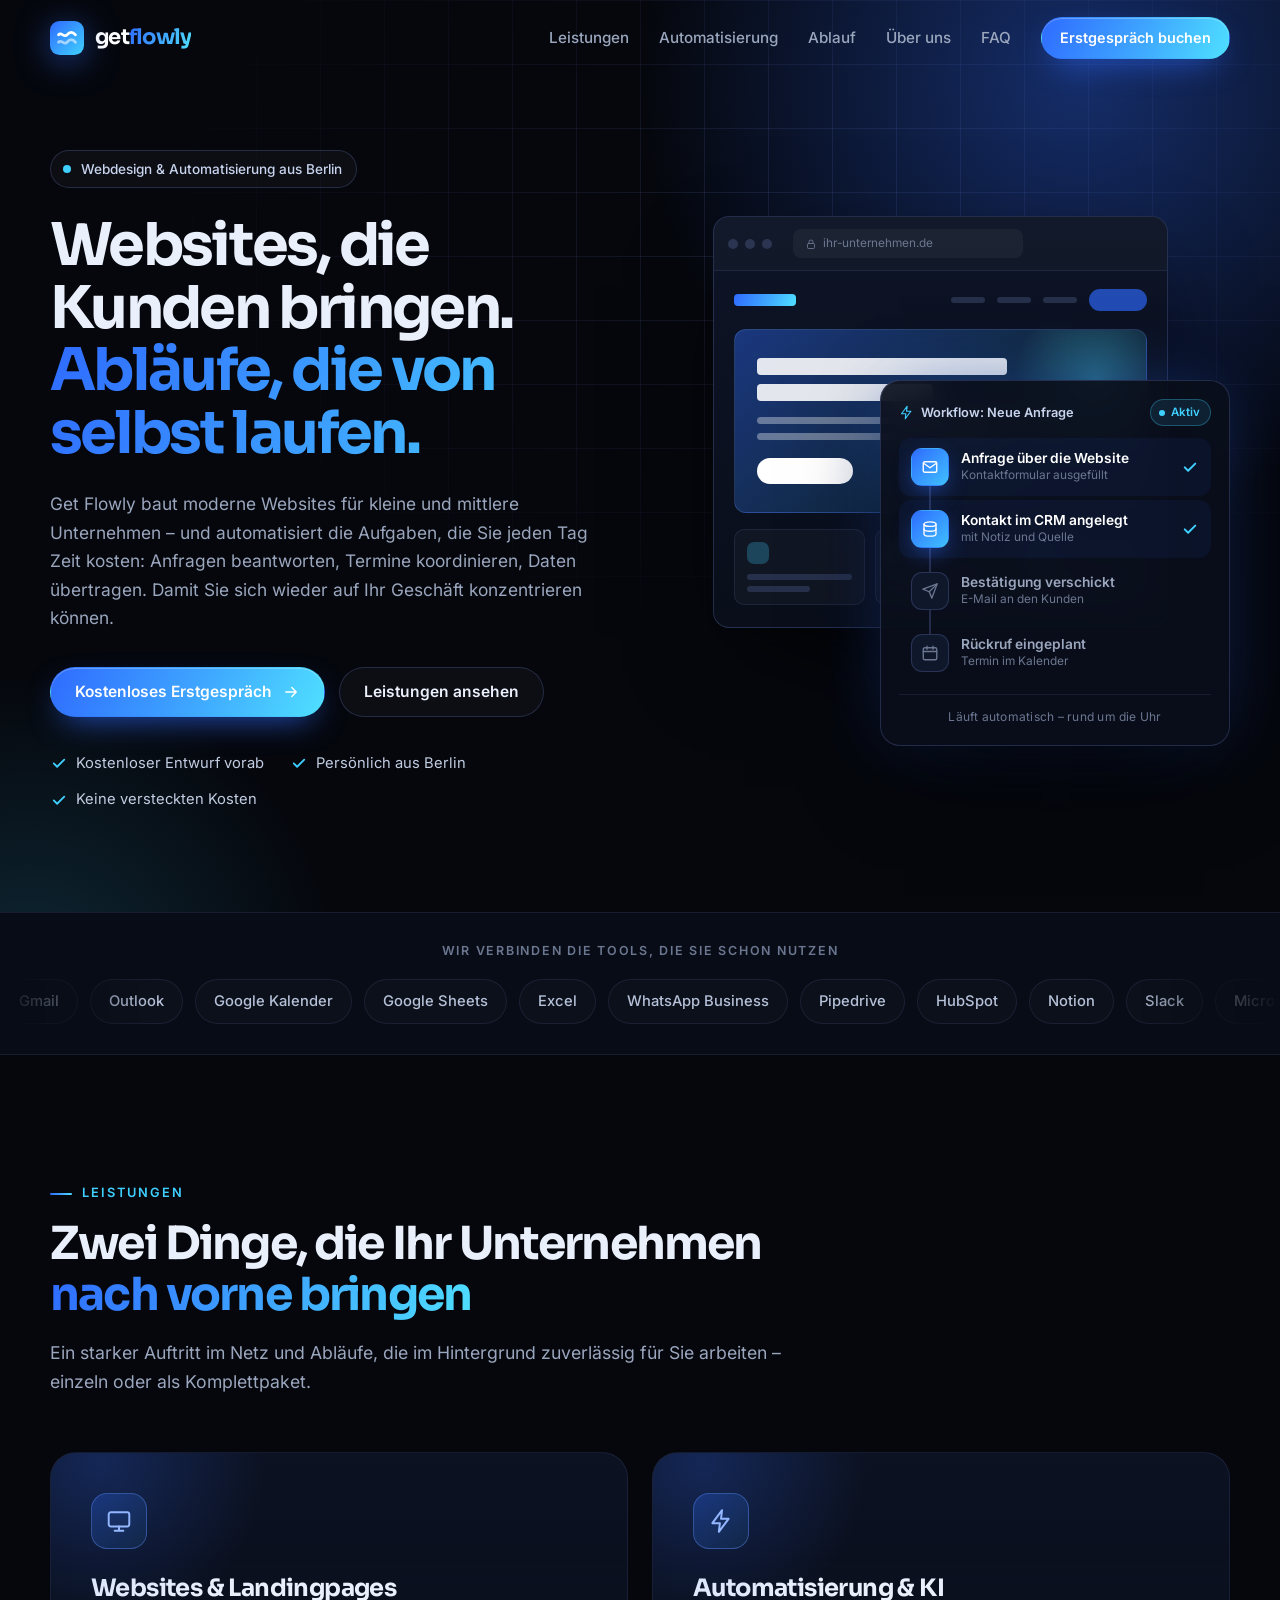
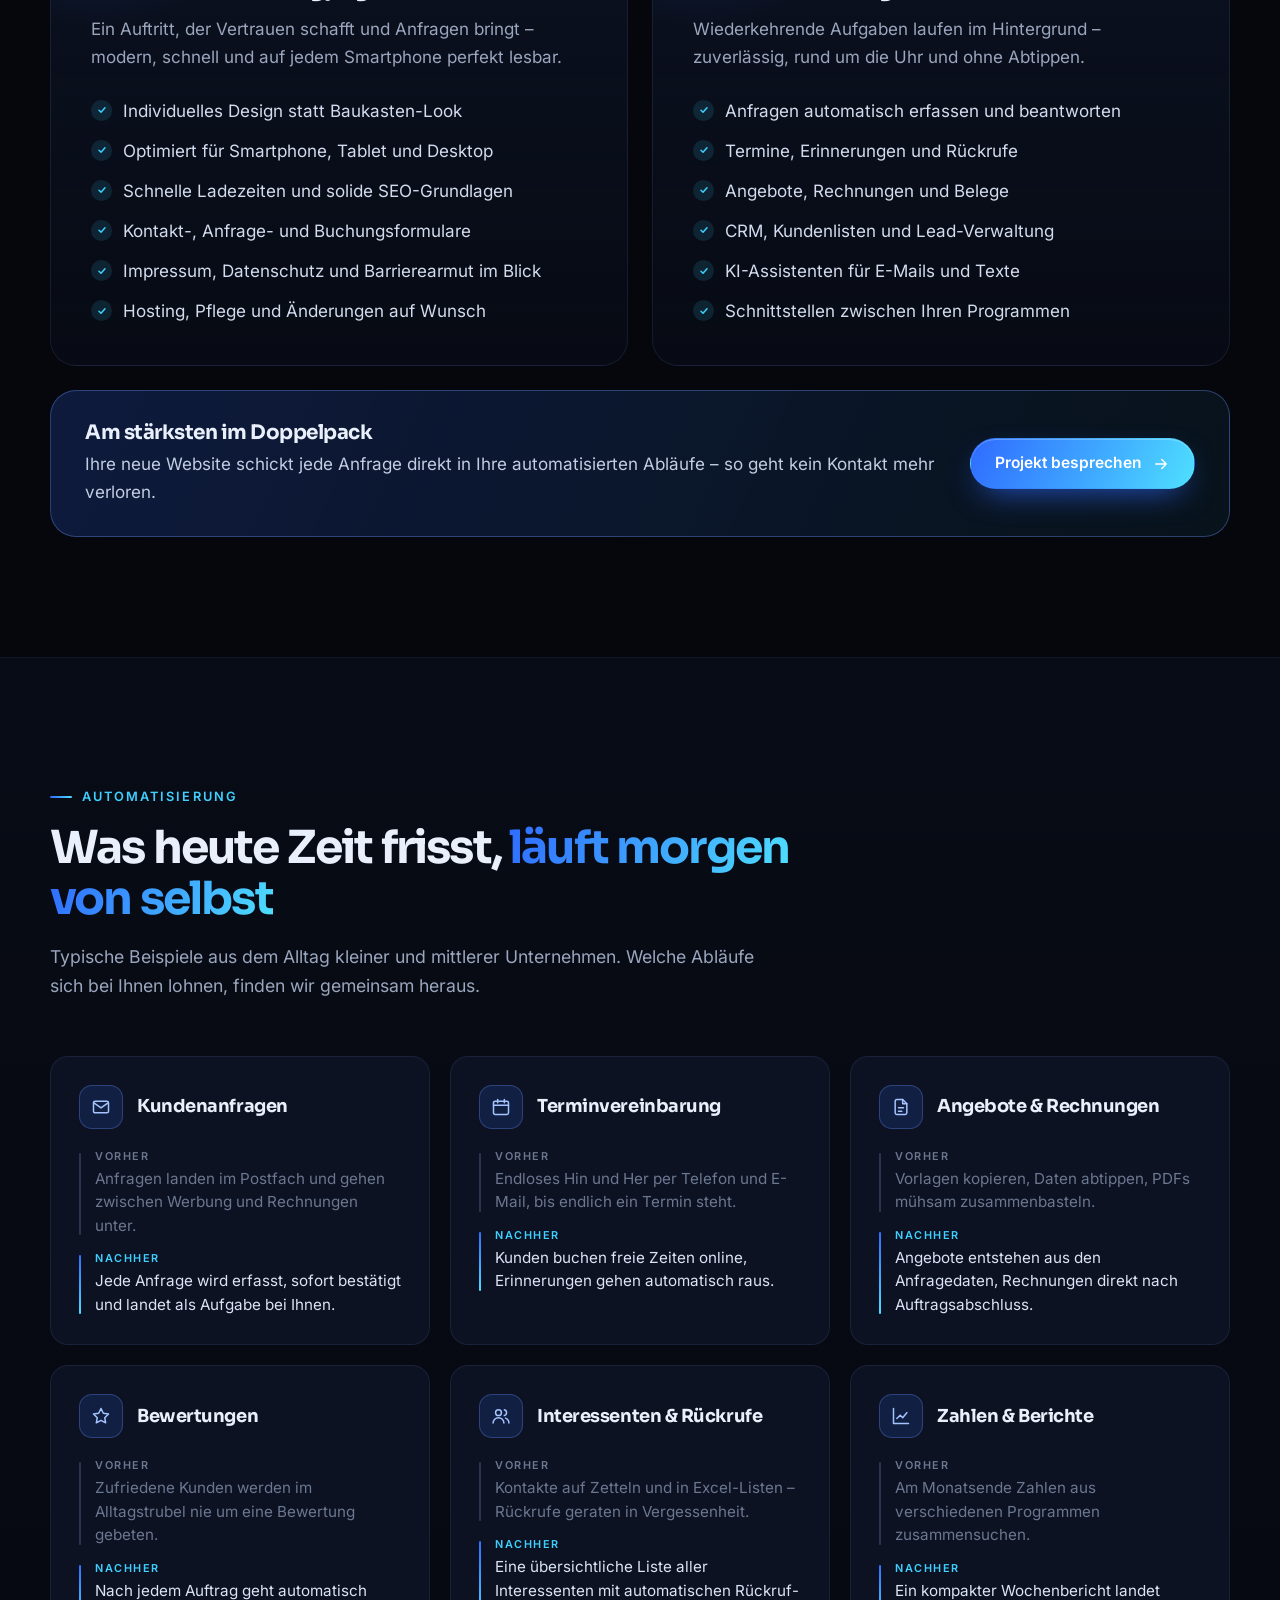
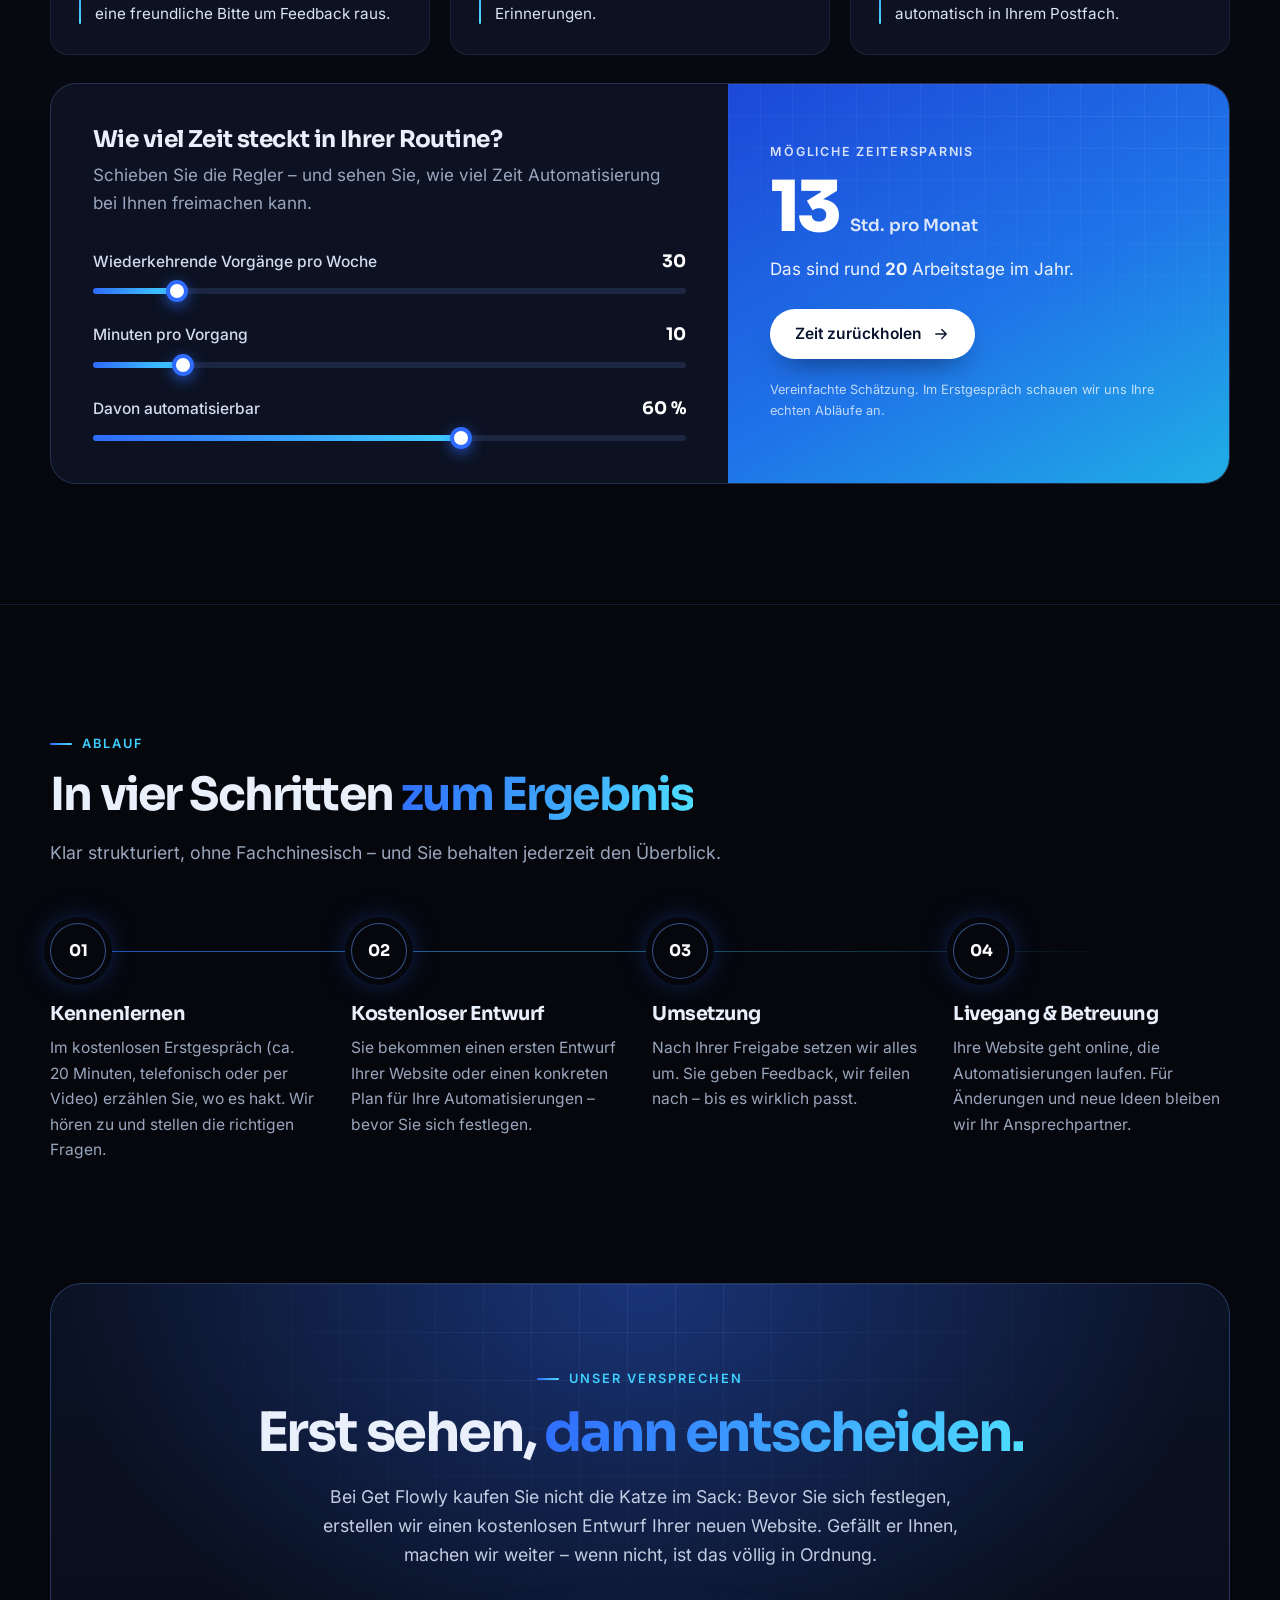
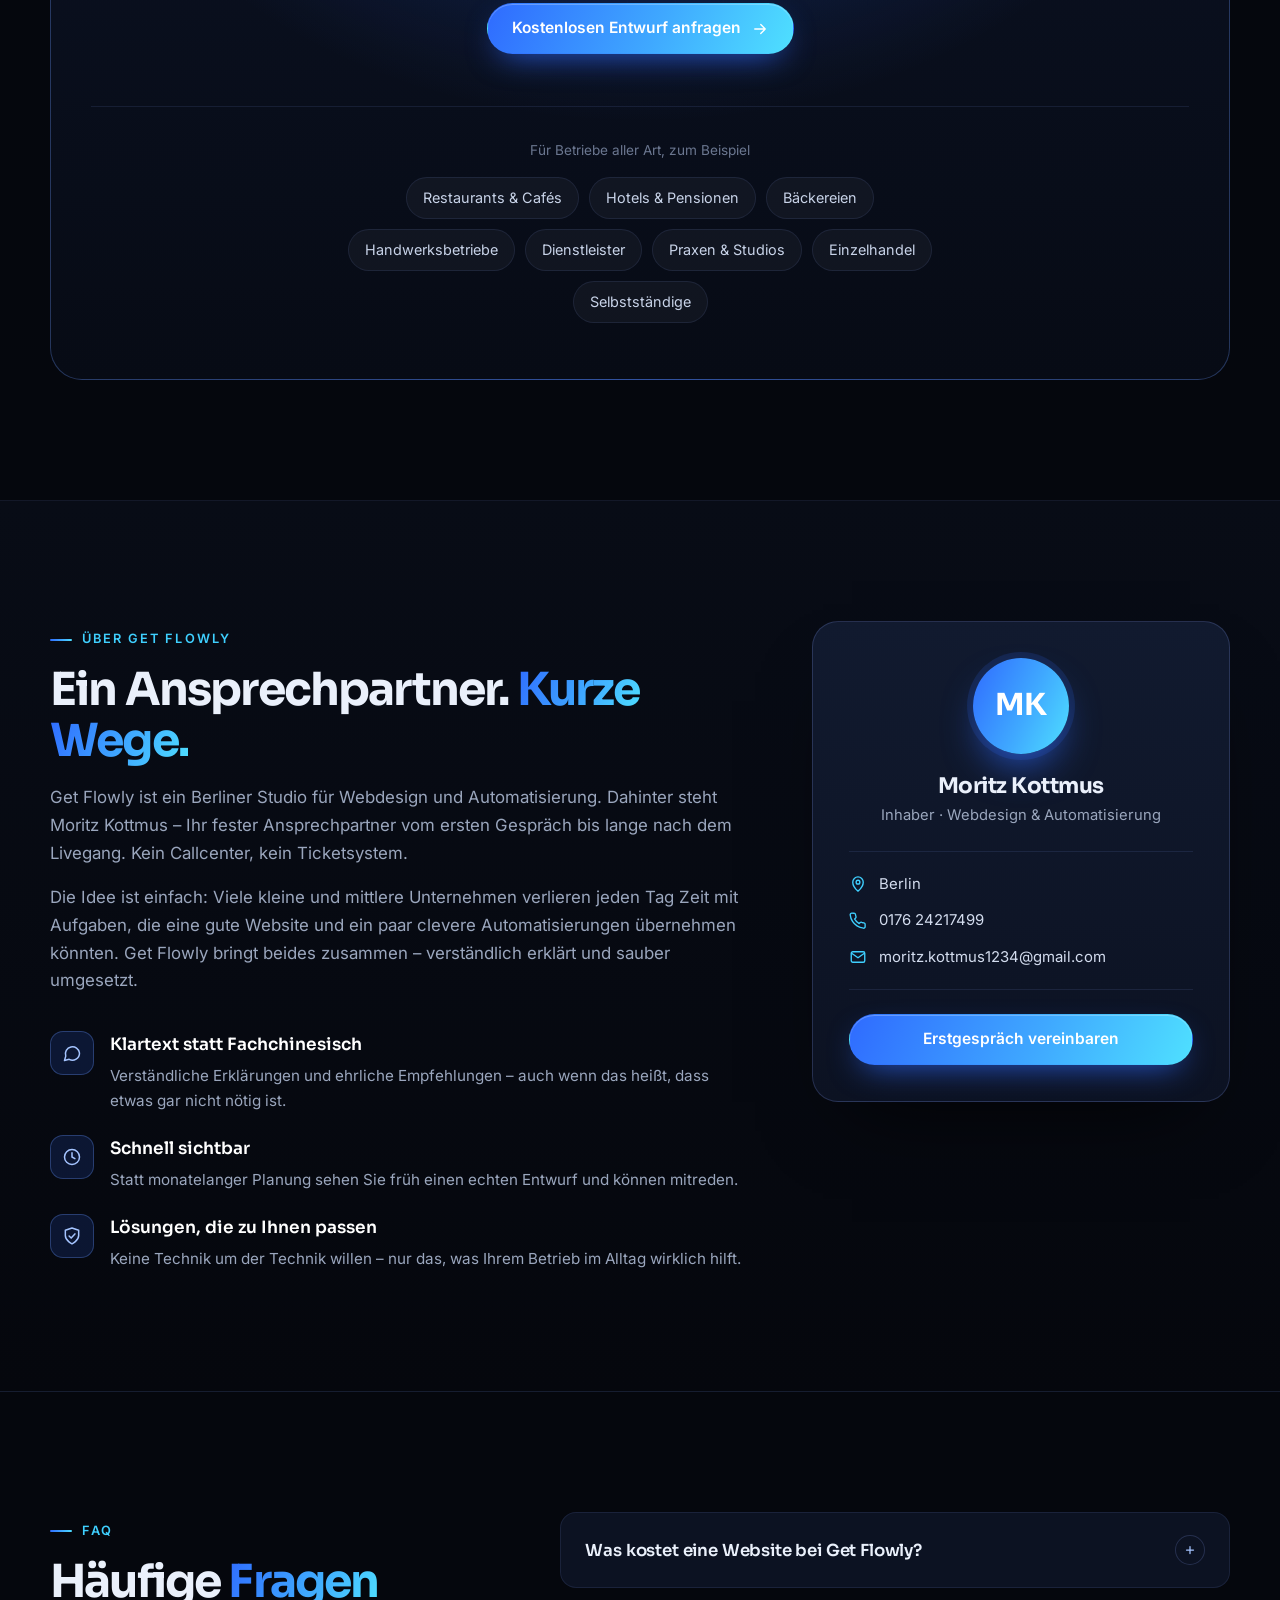
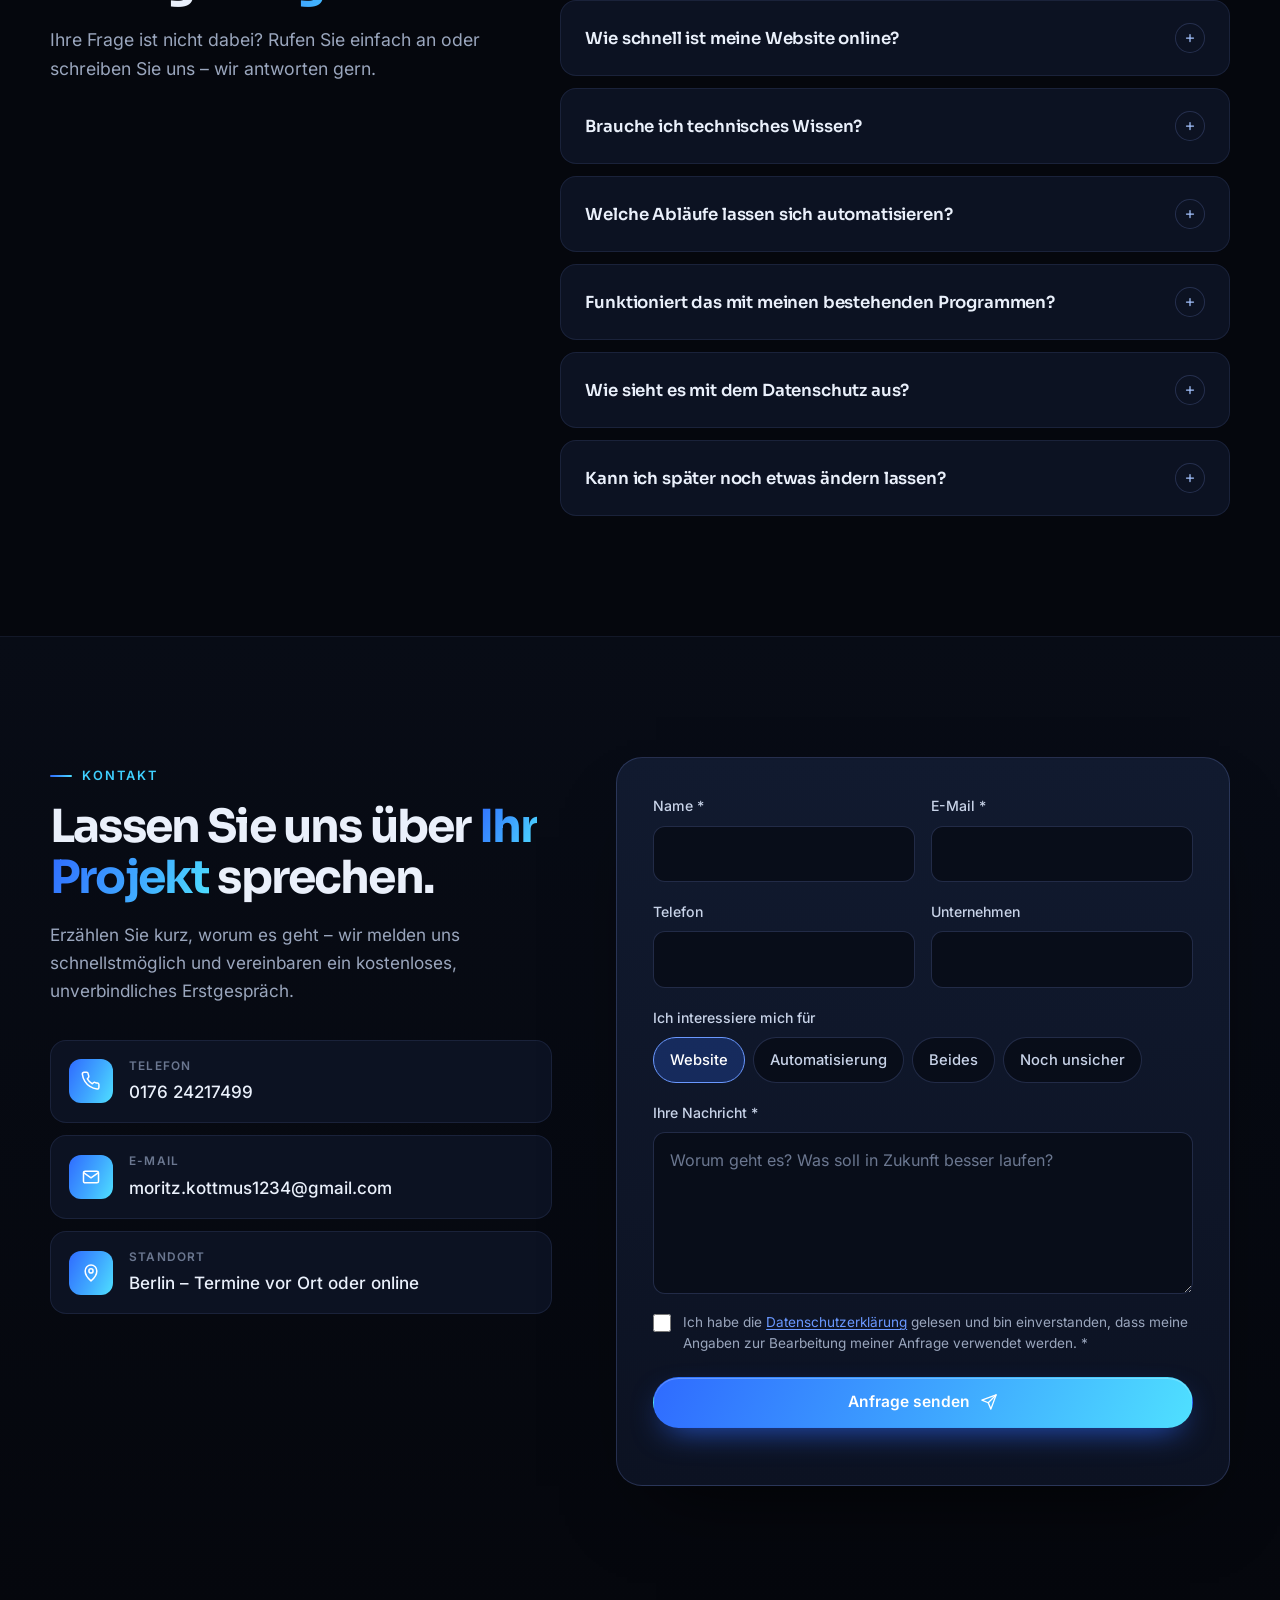
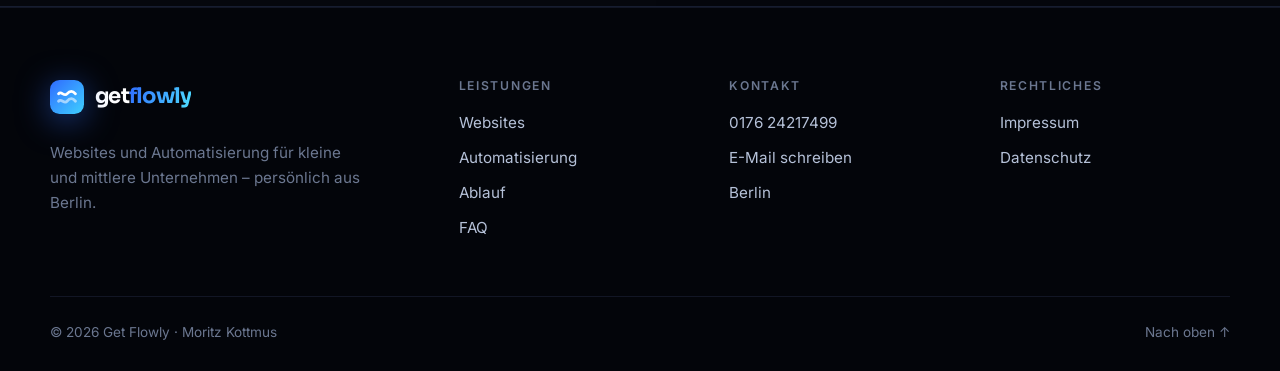
<file: index.html>
<!doctype html>
<html lang="de">
<head>
<meta charset="utf-8">
<meta name="viewport" content="width=device-width, initial-scale=1">
<title>Get Flowly – Websites &amp; Automatisierung für Unternehmen aus Berlin</title>
<meta name="description" content="Get Flowly baut moderne Websites und automatisiert wiederkehrende Abläufe für kleine und mittlere Unternehmen – persönlich aus Berlin. Kostenloser Entwurf vorab.">
<link rel="canonical" href="https://moritzkottmus1234-ship-it.github.io/get-flowly/">
<meta name="theme-color" content="#05070d">
<link rel="icon" href="assets/img/favicon.svg" type="image/svg+xml">
<meta property="og:type" content="website">
<meta property="og:locale" content="de_DE">
<meta property="og:site_name" content="Get Flowly">
<meta property="og:title" content="Get Flowly – Websites &amp; Automatisierung für Unternehmen">
<meta property="og:description" content="Moderne Websites und Abläufe, die von selbst laufen – persönlich aus Berlin. Kostenloser Entwurf vorab.">
<meta property="og:url" content="https://moritzkottmus1234-ship-it.github.io/get-flowly/">
<meta property="og:image" content="https://moritzkottmus1234-ship-it.github.io/get-flowly/assets/img/og-image.png">
<meta property="og:image:width" content="1200">
<meta property="og:image:height" content="630">
<meta name="twitter:card" content="summary_large_image">
<link rel="preload" href="assets/fonts/sora-latin.woff2" as="font" type="font/woff2" crossorigin>
<link rel="preload" href="assets/fonts/inter-latin.woff2" as="font" type="font/woff2" crossorigin>
<link rel="stylesheet" href="assets/css/style.css">
<script>document.documentElement.classList.add('js')</script>
<script type="application/ld+json">
{
  "@context": "https://schema.org",
  "@type": "ProfessionalService",
  "name": "Get Flowly",
  "description": "Webdesign und Automatisierung für kleine und mittlere Unternehmen",
  "url": "https://moritzkottmus1234-ship-it.github.io/get-flowly/",
  "logo": "https://moritzkottmus1234-ship-it.github.io/get-flowly/assets/img/favicon.svg",
  "image": "https://moritzkottmus1234-ship-it.github.io/get-flowly/assets/img/og-image.png",
  "telephone": "+49 176 24217499",
  "email": "moritz.kottmus1234@gmail.com",
  "founder": { "@type": "Person", "name": "Moritz Kottmus" },
  "address": { "@type": "PostalAddress", "streetAddress": "Grimselweg 103", "postalCode": "13089", "addressLocality": "Berlin", "addressCountry": "DE" },
  "areaServed": "DE",
  "knowsAbout": ["Webdesign", "Website-Erstellung", "Prozessautomatisierung", "KI-Assistenten", "CRM"]
}
</script>
</head>
<body>
<a class="skip" href="#main">Zum Inhalt springen</a>

<svg class="sprite" aria-hidden="true" focusable="false" xmlns="http://www.w3.org/2000/svg">
  <defs><linearGradient id="lg" x1="0" y1="0" x2="1" y2="1"><stop offset="0" stop-color="#2f6bff"/><stop offset="1" stop-color="#3fd0ff"/></linearGradient></defs>
  <symbol id="logo" viewBox="0 0 32 32"><rect width="32" height="32" rx="9" fill="url(#lg)"/><path d="M8 13c2.7-3.2 5.3 3.2 8 0s5.3-3.2 8 0" fill="none" stroke="#fff" stroke-width="2.6" stroke-linecap="round"/><path d="M8 20c2.7-3.2 5.3 3.2 8 0s5.3-3.2 8 0" fill="none" stroke="#fff" stroke-opacity=".55" stroke-width="2.6" stroke-linecap="round"/></symbol>
  <symbol id="i-arrow" viewBox="0 0 24 24"><path d="M5 12h14M13 6l6 6-6 6"/></symbol>
  <symbol id="i-check" viewBox="0 0 24 24"><path d="m5 12.5 4.5 4.5L19 7.5"/></symbol>
  <symbol id="i-lock" viewBox="0 0 24 24"><rect x="5" y="11" width="14" height="10" rx="2"/><path d="M8 11V8a4 4 0 0 1 8 0v3"/></symbol>
  <symbol id="i-zap" viewBox="0 0 24 24"><path d="M13 2 4 14h7l-1 8 9-12h-7l1-8z"/></symbol>
  <symbol id="i-mail" viewBox="0 0 24 24"><rect x="3" y="5" width="18" height="14" rx="2"/><path d="m3.5 7 8.5 6 8.5-6"/></symbol>
  <symbol id="i-db" viewBox="0 0 24 24"><ellipse cx="12" cy="5.5" rx="8" ry="3"/><path d="M4 5.5v13c0 1.7 3.6 3 8 3s8-1.3 8-3v-13"/><path d="M4 12c0 1.7 3.6 3 8 3s8-1.3 8-3"/></symbol>
  <symbol id="i-send" viewBox="0 0 24 24"><path d="M21.5 2.5 11 13"/><path d="m21.5 2.5-7 19-3.5-8.5-8.5-3.5z"/></symbol>
  <symbol id="i-calendar" viewBox="0 0 24 24"><rect x="3" y="5" width="18" height="16" rx="2"/><path d="M16 3v4M8 3v4M3 10h18"/></symbol>
  <symbol id="i-monitor" viewBox="0 0 24 24"><rect x="2.5" y="4" width="19" height="13" rx="2"/><path d="M8 21h8M12 17v4"/></symbol>
  <symbol id="i-file" viewBox="0 0 24 24"><path d="M14 3H7a2 2 0 0 0-2 2v14a2 2 0 0 0 2 2h10a2 2 0 0 0 2-2V8z"/><path d="M14 3v5h5M9 13h6M9 17h4"/></symbol>
  <symbol id="i-star" viewBox="0 0 24 24"><path d="m12 3 2.8 5.7 6.2.9-4.5 4.4 1.1 6.2L12 17.3l-5.6 2.9 1.1-6.2L3 9.6l6.2-.9z"/></symbol>
  <symbol id="i-users" viewBox="0 0 24 24"><circle cx="9" cy="8" r="3.5"/><path d="M2.5 20.5a6.5 6.5 0 0 1 13 0"/><path d="M16 4.6a3.5 3.5 0 0 1 0 6.8M21.5 20.5a6.5 6.5 0 0 0-4-6"/></symbol>
  <symbol id="i-chart" viewBox="0 0 24 24"><path d="M3 3v18h18"/><path d="m7 15 4-4 3 3 5-6"/></symbol>
  <symbol id="i-message" viewBox="0 0 24 24"><path d="M21 12a8.5 8.5 0 0 1-12.4 7.6L3 21l1.5-5.3A8.5 8.5 0 1 1 21 12z"/></symbol>
  <symbol id="i-clock" viewBox="0 0 24 24"><circle cx="12" cy="12" r="9"/><path d="M12 7v5l3.5 2"/></symbol>
  <symbol id="i-shield" viewBox="0 0 24 24"><path d="M12 21.5s8-3.8 8-10V5.2L12 2.5 4 5.2v6.3c0 6.2 8 10 8 10z"/><path d="m8.5 12 2.5 2.5 4.5-5"/></symbol>
  <symbol id="i-pin" viewBox="0 0 24 24"><path d="M12 21.5s-7-6.1-7-12a7 7 0 0 1 14 0c0 5.9-7 12-7 12z"/><circle cx="12" cy="9.5" r="2.5"/></symbol>
  <symbol id="i-phone" viewBox="0 0 24 24"><path d="M21.5 16.6v3a2 2 0 0 1-2.2 2 19.8 19.8 0 0 1-8.6-3.1 19.5 19.5 0 0 1-6-6A19.8 19.8 0 0 1 1.6 3.8 2 2 0 0 1 3.6 1.6h3a2 2 0 0 1 2 1.7c.1.9.4 1.8.7 2.7a2 2 0 0 1-.5 2.1L7.6 9.4a16 16 0 0 0 6 6l1.3-1.3a2 2 0 0 1 2.1-.4c.9.3 1.8.6 2.7.7a2 2 0 0 1 1.8 2.2z"/></symbol>
</svg>

<header class="hdr" id="top">
  <div class="wrap hdr-in">
    <a class="brand" href="#top" aria-label="Get Flowly – zum Seitenanfang">
      <svg class="logo-mark" aria-hidden="true"><use href="#logo"/></svg>
      <span class="brand-name">get<b>flowly</b></span>
    </a>
    <nav class="nav" id="nav" aria-label="Hauptnavigation">
      <a href="#leistungen">Leistungen</a>
      <a href="#automatisierung">Automatisierung</a>
      <a href="#ablauf">Ablauf</a>
      <a href="#ueber">Über uns</a>
      <a href="#faq">FAQ</a>
      <a class="btn btn-primary btn-sm nav-cta" href="#kontakt">Erstgespräch buchen</a>
    </nav>
    <button class="burger" type="button" aria-label="Menü öffnen" aria-expanded="false" aria-controls="nav"><span></span><span></span></button>
  </div>
</header>

<main id="main">

  <!-- HERO -->
  <section class="hero">
    <div class="hero-glow" aria-hidden="true"></div>
    <div class="wrap hero-grid">
      <div class="hero-copy">
        <p class="eyebrow reveal"><span class="pulse"></span>Webdesign &amp; Automatisierung aus Berlin</p>
        <h1 class="reveal" style="--d:.06s">Websites, die Kunden bringen. <span class="grad-text">Abläufe, die von selbst laufen.</span></h1>
        <p class="lead reveal" style="--d:.12s">Get Flowly baut moderne Websites für kleine und mittlere Unternehmen – und automatisiert die Aufgaben, die Sie jeden Tag Zeit kosten: Anfragen beantworten, Termine koordinieren, Daten übertragen. Damit Sie sich wieder auf Ihr Geschäft konzentrieren können.</p>
        <div class="hero-cta reveal" style="--d:.18s">
          <a class="btn btn-primary" href="#kontakt">Kostenloses Erstgespräch <svg class="i" aria-hidden="true"><use href="#i-arrow"/></svg></a>
          <a class="btn btn-ghost" href="#leistungen">Leistungen ansehen</a>
        </div>
        <ul class="hero-points reveal" style="--d:.24s">
          <li><svg class="i" aria-hidden="true"><use href="#i-check"/></svg>Kostenloser Entwurf vorab</li>
          <li><svg class="i" aria-hidden="true"><use href="#i-check"/></svg>Persönlich aus Berlin</li>
          <li><svg class="i" aria-hidden="true"><use href="#i-check"/></svg>Keine versteckten Kosten</li>
        </ul>
      </div>

      <div class="hero-visual reveal" style="--d:.2s" aria-hidden="true">
        <div class="mock">
          <div class="mock-bar"><i></i><i></i><i></i><span class="mock-url"><svg class="i"><use href="#i-lock"/></svg>ihr-unternehmen.de</span></div>
          <div class="mock-page">
            <div class="mp-nav"><b></b><span></span><span></span><span></span><em></em></div>
            <div class="mp-hero"><span class="l1"></span><span class="l2"></span><span class="l3"></span><span class="l4"></span><em></em></div>
            <div class="mp-cards">
              <div><i></i><span></span><span></span></div>
              <div><i></i><span></span><span></span></div>
              <div><i></i><span></span><span></span></div>
            </div>
          </div>
        </div>

        <div class="flow">
          <div class="flow-head"><span><svg class="i"><use href="#i-zap"/></svg>Workflow: Neue Anfrage</span><em>Aktiv</em></div>
          <ol class="flow-steps">
            <li><span class="fi"><svg class="i"><use href="#i-mail"/></svg></span><div><b>Anfrage über die Website</b><small>Kontaktformular ausgefüllt</small></div><svg class="i ok"><use href="#i-check"/></svg></li>
            <li><span class="fi"><svg class="i"><use href="#i-db"/></svg></span><div><b>Kontakt im CRM angelegt</b><small>mit Notiz und Quelle</small></div><svg class="i ok"><use href="#i-check"/></svg></li>
            <li><span class="fi"><svg class="i"><use href="#i-send"/></svg></span><div><b>Bestätigung verschickt</b><small>E-Mail an den Kunden</small></div><svg class="i ok"><use href="#i-check"/></svg></li>
            <li><span class="fi"><svg class="i"><use href="#i-calendar"/></svg></span><div><b>Rückruf eingeplant</b><small>Termin im Kalender</small></div><svg class="i ok"><use href="#i-check"/></svg></li>
          </ol>
          <div class="flow-foot">Läuft automatisch – rund um die Uhr</div>
        </div>
      </div>
    </div>
  </section>

  <!-- TOOLS -->
  <section class="tools" aria-label="Programme, die wir verbinden">
    <p class="wrap tools-label">Wir verbinden die Tools, die Sie schon nutzen</p>
    <div class="marquee">
      <div class="marquee-track">
        <ul>
          <li>Gmail</li><li>Outlook</li><li>Google Kalender</li><li>Google Sheets</li><li>Excel</li><li>WhatsApp Business</li><li>Pipedrive</li><li>HubSpot</li><li>Notion</li><li>Slack</li><li>Microsoft Teams</li><li>Lexware Office</li><li>sevDesk</li><li>Stripe</li><li>PayPal</li><li>Calendly</li><li>Make</li><li>Zapier</li><li>n8n</li>
        </ul>
        <ul aria-hidden="true">
          <li>Gmail</li><li>Outlook</li><li>Google Kalender</li><li>Google Sheets</li><li>Excel</li><li>WhatsApp Business</li><li>Pipedrive</li><li>HubSpot</li><li>Notion</li><li>Slack</li><li>Microsoft Teams</li><li>Lexware Office</li><li>sevDesk</li><li>Stripe</li><li>PayPal</li><li>Calendly</li><li>Make</li><li>Zapier</li><li>n8n</li>
        </ul>
      </div>
    </div>
  </section>

  <!-- LEISTUNGEN -->
  <section class="sec" id="leistungen">
    <div class="wrap">
      <div class="sec-head reveal">
        <p class="kicker">Leistungen</p>
        <h2>Zwei Dinge, die Ihr Unternehmen <span class="grad-text">nach vorne bringen</span></h2>
        <p class="sub">Ein starker Auftritt im Netz und Abläufe, die im Hintergrund zuverlässig für Sie arbeiten – einzeln oder als Komplettpaket.</p>
      </div>

      <div class="services">
        <article class="svc reveal">
          <div class="svc-icon"><svg class="i" aria-hidden="true"><use href="#i-monitor"/></svg></div>
          <h3>Websites &amp; Landingpages</h3>
          <p>Ein Auftritt, der Vertrauen schafft und Anfragen bringt – modern, schnell und auf jedem Smartphone perfekt lesbar.</p>
          <ul class="checks">
            <li>Individuelles Design statt Baukasten-Look</li>
            <li>Optimiert für Smartphone, Tablet und Desktop</li>
            <li>Schnelle Ladezeiten und solide SEO-Grundlagen</li>
            <li>Kontakt-, Anfrage- und Buchungsformulare</li>
            <li>Impressum, Datenschutz und Barrierearmut im Blick</li>
            <li>Hosting, Pflege und Änderungen auf Wunsch</li>
          </ul>
        </article>
        <article class="svc reveal" style="--d:.1s">
          <div class="svc-icon"><svg class="i" aria-hidden="true"><use href="#i-zap"/></svg></div>
          <h3>Automatisierung &amp; KI</h3>
          <p>Wiederkehrende Aufgaben laufen im Hintergrund – zuverlässig, rund um die Uhr und ohne Abtippen.</p>
          <ul class="checks">
            <li>Anfragen automatisch erfassen und beantworten</li>
            <li>Termine, Erinnerungen und Rückrufe</li>
            <li>Angebote, Rechnungen und Belege</li>
            <li>CRM, Kundenlisten und Lead-Verwaltung</li>
            <li>KI-Assistenten für E-Mails und Texte</li>
            <li>Schnittstellen zwischen Ihren Programmen</li>
          </ul>
        </article>
      </div>

      <div class="combo reveal">
        <div>
          <h3>Am stärksten im Doppelpack</h3>
          <p>Ihre neue Website schickt jede Anfrage direkt in Ihre automatisierten Abläufe – so geht kein Kontakt mehr verloren.</p>
        </div>
        <a class="btn btn-primary" href="#kontakt">Projekt besprechen <svg class="i" aria-hidden="true"><use href="#i-arrow"/></svg></a>
      </div>
    </div>
  </section>

  <!-- AUTOMATISIERUNG -->
  <section class="sec sec-alt" id="automatisierung">
    <div class="wrap">
      <div class="sec-head reveal">
        <p class="kicker">Automatisierung</p>
        <h2>Was heute Zeit frisst, <span class="grad-text">läuft morgen von selbst</span></h2>
        <p class="sub">Typische Beispiele aus dem Alltag kleiner und mittlerer Unternehmen. Welche Abläufe sich bei Ihnen lohnen, finden wir gemeinsam heraus.</p>
      </div>

      <div class="cases">
        <article class="case reveal">
          <div class="case-top"><span class="case-icon"><svg class="i" aria-hidden="true"><use href="#i-mail"/></svg></span><h3>Kundenanfragen</h3></div>
          <p class="before"><span>Vorher</span>Anfragen landen im Postfach und gehen zwischen Werbung und Rechnungen unter.</p>
          <p class="after"><span>Nachher</span>Jede Anfrage wird erfasst, sofort bestätigt und landet als Aufgabe bei Ihnen.</p>
        </article>
        <article class="case reveal" style="--d:.08s">
          <div class="case-top"><span class="case-icon"><svg class="i" aria-hidden="true"><use href="#i-calendar"/></svg></span><h3>Terminvereinbarung</h3></div>
          <p class="before"><span>Vorher</span>Endloses Hin und Her per Telefon und E-Mail, bis endlich ein Termin steht.</p>
          <p class="after"><span>Nachher</span>Kunden buchen freie Zeiten online, Erinnerungen gehen automatisch raus.</p>
        </article>
        <article class="case reveal" style="--d:.16s">
          <div class="case-top"><span class="case-icon"><svg class="i" aria-hidden="true"><use href="#i-file"/></svg></span><h3>Angebote &amp; Rechnungen</h3></div>
          <p class="before"><span>Vorher</span>Vorlagen kopieren, Daten abtippen, PDFs mühsam zusammenbasteln.</p>
          <p class="after"><span>Nachher</span>Angebote entstehen aus den Anfragedaten, Rechnungen direkt nach Auftragsabschluss.</p>
        </article>
        <article class="case reveal">
          <div class="case-top"><span class="case-icon"><svg class="i" aria-hidden="true"><use href="#i-star"/></svg></span><h3>Bewertungen</h3></div>
          <p class="before"><span>Vorher</span>Zufriedene Kunden werden im Alltagstrubel nie um eine Bewertung gebeten.</p>
          <p class="after"><span>Nachher</span>Nach jedem Auftrag geht automatisch eine freundliche Bitte um Feedback raus.</p>
        </article>
        <article class="case reveal" style="--d:.08s">
          <div class="case-top"><span class="case-icon"><svg class="i" aria-hidden="true"><use href="#i-users"/></svg></span><h3>Interessenten &amp; Rückrufe</h3></div>
          <p class="before"><span>Vorher</span>Kontakte auf Zetteln und in Excel-Listen – Rückrufe geraten in Vergessenheit.</p>
          <p class="after"><span>Nachher</span>Eine übersichtliche Liste aller Interessenten mit automatischen Rückruf-Erinnerungen.</p>
        </article>
        <article class="case reveal" style="--d:.16s">
          <div class="case-top"><span class="case-icon"><svg class="i" aria-hidden="true"><use href="#i-chart"/></svg></span><h3>Zahlen &amp; Berichte</h3></div>
          <p class="before"><span>Vorher</span>Am Monatsende Zahlen aus verschiedenen Programmen zusammensuchen.</p>
          <p class="after"><span>Nachher</span>Ein kompakter Wochenbericht landet automatisch in Ihrem Postfach.</p>
        </article>
      </div>

      <div class="calc reveal" id="rechner">
        <div class="calc-in">
          <h3>Wie viel Zeit steckt in Ihrer Routine?</h3>
          <p>Schieben Sie die Regler – und sehen Sie, wie viel Zeit Automatisierung bei Ihnen freimachen kann.</p>
          <div class="range">
            <label for="r-count">Wiederkehrende Vorgänge pro Woche <output id="o-count" for="r-count">30</output></label>
            <input type="range" id="r-count" min="5" max="200" step="5" value="30">
          </div>
          <div class="range">
            <label for="r-min">Minuten pro Vorgang <output id="o-min" for="r-min">10</output></label>
            <input type="range" id="r-min" min="2" max="60" step="1" value="10">
          </div>
          <div class="range">
            <label for="r-pct">Davon automatisierbar <output id="o-pct" for="r-pct">60&nbsp;%</output></label>
            <input type="range" id="r-pct" min="10" max="90" step="5" value="60">
          </div>
        </div>
        <div class="calc-out" aria-live="polite">
          <p class="calc-label">Mögliche Zeitersparnis</p>
          <p class="calc-num"><span id="o-hours">13</span> <small>Std. pro Monat</small></p>
          <p class="calc-sub">Das sind rund <b id="o-days">20</b> Arbeitstage im Jahr.</p>
          <a class="btn btn-light" href="#kontakt">Zeit zurückholen <svg class="i" aria-hidden="true"><use href="#i-arrow"/></svg></a>
          <p class="calc-note">Vereinfachte Schätzung. Im Erstgespräch schauen wir uns Ihre echten Abläufe an.</p>
        </div>
      </div>
    </div>
  </section>

  <!-- ABLAUF -->
  <section class="sec" id="ablauf">
    <div class="wrap">
      <div class="sec-head reveal">
        <p class="kicker">Ablauf</p>
        <h2>In vier Schritten <span class="grad-text">zum Ergebnis</span></h2>
        <p class="sub">Klar strukturiert, ohne Fachchinesisch – und Sie behalten jederzeit den Überblick.</p>
      </div>
      <ol class="steps">
        <li class="step reveal"><span class="step-n">01</span><h3>Kennenlernen</h3><p>Im kostenlosen Erstgespräch (ca. 20&nbsp;Minuten, telefonisch oder per Video) erzählen Sie, wo es hakt. Wir hören zu und stellen die richtigen Fragen.</p></li>
        <li class="step reveal" style="--d:.08s"><span class="step-n">02</span><h3>Kostenloser Entwurf</h3><p>Sie bekommen einen ersten Entwurf Ihrer Website oder einen konkreten Plan für Ihre Automatisierungen – bevor Sie sich festlegen.</p></li>
        <li class="step reveal" style="--d:.16s"><span class="step-n">03</span><h3>Umsetzung</h3><p>Nach Ihrer Freigabe setzen wir alles um. Sie geben Feedback, wir feilen nach – bis es wirklich passt.</p></li>
        <li class="step reveal" style="--d:.24s"><span class="step-n">04</span><h3>Livegang &amp; Betreuung</h3><p>Ihre Website geht online, die Automatisierungen laufen. Für Änderungen und neue Ideen bleiben wir Ihr Ansprechpartner.</p></li>
      </ol>
    </div>
  </section>

  <!-- VERSPRECHEN -->
  <section class="usp">
    <div class="wrap">
      <div class="usp-box reveal">
        <p class="kicker">Unser Versprechen</p>
        <h2>Erst sehen, <span class="grad-text">dann entscheiden.</span></h2>
        <p>Bei Get Flowly kaufen Sie nicht die Katze im Sack: Bevor Sie sich festlegen, erstellen wir einen kostenlosen Entwurf Ihrer neuen Website. Gefällt er Ihnen, machen wir weiter – wenn nicht, ist das völlig in Ordnung.</p>
        <a class="btn btn-primary" href="#kontakt">Kostenlosen Entwurf anfragen <svg class="i" aria-hidden="true"><use href="#i-arrow"/></svg></a>
        <div class="industries">
          <p>Für Betriebe aller Art, zum Beispiel</p>
          <ul>
            <li>Restaurants &amp; Cafés</li><li>Hotels &amp; Pensionen</li><li>Bäckereien</li><li>Handwerksbetriebe</li><li>Dienstleister</li><li>Praxen &amp; Studios</li><li>Einzelhandel</li><li>Selbstständige</li>
          </ul>
        </div>
      </div>
    </div>
  </section>

  <!-- ÜBER -->
  <section class="sec sec-alt" id="ueber">
    <div class="wrap about">
      <div class="about-copy reveal">
        <p class="kicker">Über Get Flowly</p>
        <h2>Ein Ansprechpartner. <span class="grad-text">Kurze Wege.</span></h2>
        <p>Get Flowly ist ein Berliner Studio für Webdesign und Automatisierung. Dahinter steht Moritz Kottmus – Ihr fester Ansprechpartner vom ersten Gespräch bis lange nach dem Livegang. Kein Callcenter, kein Ticketsystem.</p>
        <p>Die Idee ist einfach: Viele kleine und mittlere Unternehmen verlieren jeden Tag Zeit mit Aufgaben, die eine gute Website und ein paar clevere Automatisierungen übernehmen könnten. Get Flowly bringt beides zusammen – verständlich erklärt und sauber umgesetzt.</p>
        <ul class="values">
          <li><span class="v-icon"><svg class="i" aria-hidden="true"><use href="#i-message"/></svg></span><div><b>Klartext statt Fachchinesisch</b><p>Verständliche Erklärungen und ehrliche Empfehlungen – auch wenn das heißt, dass etwas gar nicht nötig ist.</p></div></li>
          <li><span class="v-icon"><svg class="i" aria-hidden="true"><use href="#i-clock"/></svg></span><div><b>Schnell sichtbar</b><p>Statt monatelanger Planung sehen Sie früh einen echten Entwurf und können mitreden.</p></div></li>
          <li><span class="v-icon"><svg class="i" aria-hidden="true"><use href="#i-shield"/></svg></span><div><b>Lösungen, die zu Ihnen passen</b><p>Keine Technik um der Technik willen – nur das, was Ihrem Betrieb im Alltag wirklich hilft.</p></div></li>
        </ul>
      </div>
      <aside class="profile reveal" style="--d:.1s" aria-label="Ansprechpartner">
        <div class="avatar" aria-hidden="true">MK</div>
        <h3>Moritz Kottmus</h3>
        <p class="role">Inhaber · Webdesign &amp; Automatisierung</p>
        <ul class="profile-facts">
          <li><svg class="i" aria-hidden="true"><use href="#i-pin"/></svg>Berlin</li>
          <li><svg class="i" aria-hidden="true"><use href="#i-phone"/></svg><a href="tel:+4917624217499">0176 24217499</a></li>
          <li><svg class="i" aria-hidden="true"><use href="#i-mail"/></svg><a href="mailto:moritz.kottmus1234@gmail.com">moritz.kottmus1234@gmail.com</a></li>
        </ul>
        <a class="btn btn-primary btn-block" href="#kontakt">Erstgespräch vereinbaren</a>
      </aside>
    </div>
  </section>

  <!-- FAQ -->
  <section class="sec" id="faq">
    <div class="wrap faq-wrap">
      <div class="sec-head reveal">
        <p class="kicker">FAQ</p>
        <h2>Häufige <span class="grad-text">Fragen</span></h2>
        <p class="sub">Ihre Frage ist nicht dabei? Rufen Sie einfach an oder schreiben Sie uns – wir antworten gern.</p>
      </div>
      <div class="faq">
        <details class="reveal"><summary>Was kostet eine Website bei Get Flowly?</summary><div><p>Das hängt vom Umfang ab: Eine kompakte Unternehmensseite ist etwas anderes als eine Website mit Online-Buchung. Nach dem Erstgespräch erhalten Sie ein klares Angebot mit festem Preis – ohne versteckte Kosten. Den ersten Entwurf bekommen Sie vorab kostenlos.</p></div></details>
        <details class="reveal"><summary>Wie schnell ist meine Website online?</summary><div><p>Einen ersten Entwurf sehen Sie in der Regel schon nach wenigen Tagen. Wie lange es bis zum Livegang dauert, hängt vor allem vom Umfang und von Ihren Feedback-Runden ab.</p></div></details>
        <details class="reveal"><summary>Brauche ich technisches Wissen?</summary><div><p>Nein. Wir kümmern uns um Technik, Domain, Hosting und Einrichtung. Sie bringen das Wissen über Ihr Unternehmen mit – den Rest übersetzen wir in eine Website und Abläufe, die einfach funktionieren.</p></div></details>
        <details class="reveal"><summary>Welche Abläufe lassen sich automatisieren?</summary><div><p>Fast alles, was regelmäßig nach dem gleichen Muster abläuft: Anfragen beantworten, Termine vereinbaren und erinnern, Daten zwischen Programmen übertragen, Angebote und Rechnungen erstellen, Bewertungen einholen oder Berichte verschicken. Im Erstgespräch finden wir heraus, wo es sich bei Ihnen am meisten lohnt.</p></div></details>
        <details class="reveal"><summary>Funktioniert das mit meinen bestehenden Programmen?</summary><div><p>In den meisten Fällen ja. Wir verbinden gängige Tools wie Gmail, Outlook, Google Kalender, Tabellen, CRM- und Buchhaltungsprogramme. Wo es keine fertige Schnittstelle gibt, suchen wir eine passende Lösung.</p></div></details>
        <details class="reveal"><summary>Wie sieht es mit dem Datenschutz aus?</summary><div><p>Datenschutz denken wir von Anfang an mit: Schriften werden lokal eingebunden, Daten werden nur so weit verarbeitet wie nötig, und für Automatisierungen setzen wir bevorzugt auf Anbieter mit Servern in der EU bzw. mit Vertrag zur Auftragsverarbeitung.</p></div></details>
        <details class="reveal"><summary>Kann ich später noch etwas ändern lassen?</summary><div><p>Natürlich. Neue Öffnungszeiten, Preise, Bilder oder Texte passen wir schnell für Sie an. Auf Wunsch richten wir es so ein, dass Sie einfache Inhalte auch selbst bearbeiten können.</p></div></details>
      </div>
    </div>
  </section>

  <!-- KONTAKT -->
  <section class="sec sec-alt" id="kontakt">
    <div class="wrap contact">
      <div class="contact-copy reveal">
        <p class="kicker">Kontakt</p>
        <h2>Lassen Sie uns über <span class="grad-text">Ihr Projekt</span> sprechen.</h2>
        <p>Erzählen Sie kurz, worum es geht – wir melden uns schnellstmöglich und vereinbaren ein kostenloses, unverbindliches Erstgespräch.</p>
        <ul class="contact-list">
          <li><a href="tel:+4917624217499"><span class="c-icon"><svg class="i" aria-hidden="true"><use href="#i-phone"/></svg></span><span><small>Telefon</small>0176 24217499</span></a></li>
          <li><a href="mailto:moritz.kottmus1234@gmail.com"><span class="c-icon"><svg class="i" aria-hidden="true"><use href="#i-mail"/></svg></span><span><small>E-Mail</small>moritz.kottmus1234<wbr>@gmail.com</span></a></li>
          <li><div><span class="c-icon"><svg class="i" aria-hidden="true"><use href="#i-pin"/></svg></span><span><small>Standort</small>Berlin – Termine vor Ort oder online</span></div></li>
        </ul>
      </div>

      <form class="form reveal" id="contact-form" style="--d:.1s">
        <div class="form-row">
          <div class="field"><label for="f-name">Name *</label><input id="f-name" name="name" required autocomplete="name"></div>
          <div class="field"><label for="f-mail">E-Mail *</label><input id="f-mail" name="email" type="email" required autocomplete="email"></div>
        </div>
        <div class="form-row">
          <div class="field"><label for="f-tel">Telefon</label><input id="f-tel" name="telefon" type="tel" autocomplete="tel"></div>
          <div class="field"><label for="f-firma">Unternehmen</label><input id="f-firma" name="unternehmen" autocomplete="organization"></div>
        </div>
        <fieldset class="field">
          <legend>Ich interessiere mich für</legend>
          <div class="pills">
            <label><input type="radio" name="interesse" value="Website" checked><span>Website</span></label>
            <label><input type="radio" name="interesse" value="Automatisierung"><span>Automatisierung</span></label>
            <label><input type="radio" name="interesse" value="Website und Automatisierung"><span>Beides</span></label>
            <label><input type="radio" name="interesse" value="Noch unsicher"><span>Noch unsicher</span></label>
          </div>
        </fieldset>
        <div class="field"><label for="f-msg">Ihre Nachricht *</label><textarea id="f-msg" name="nachricht" rows="5" required placeholder="Worum geht es? Was soll in Zukunft besser laufen?"></textarea></div>
        <input type="text" name="_honey" class="hp" tabindex="-1" autocomplete="off" aria-hidden="true">
        <label class="consent"><input type="checkbox" name="datenschutz" required><span>Ich habe die <a href="datenschutz.html">Datenschutzerklärung</a> gelesen und bin einverstanden, dass meine Angaben zur Bearbeitung meiner Anfrage verwendet werden. *</span></label>
        <button class="btn btn-primary btn-block" type="submit">Anfrage senden <svg class="i" aria-hidden="true"><use href="#i-send"/></svg></button>
        <p class="form-status" role="status" aria-live="polite"></p>
      </form>
    </div>
  </section>

</main>

<footer class="ftr">
  <div class="wrap ftr-grid">
    <div class="ftr-brand">
      <a class="brand" href="#top" aria-label="Get Flowly – zum Seitenanfang"><svg class="logo-mark" aria-hidden="true"><use href="#logo"/></svg><span class="brand-name">get<b>flowly</b></span></a>
      <p>Websites und Automatisierung für kleine und mittlere Unternehmen – persönlich aus Berlin.</p>
    </div>
    <div>
      <h4>Leistungen</h4>
      <ul><li><a href="#leistungen">Websites</a></li><li><a href="#automatisierung">Automatisierung</a></li><li><a href="#ablauf">Ablauf</a></li><li><a href="#faq">FAQ</a></li></ul>
    </div>
    <div>
      <h4>Kontakt</h4>
      <ul><li><a href="tel:+4917624217499">0176 24217499</a></li><li><a href="mailto:moritz.kottmus1234@gmail.com">E-Mail schreiben</a></li><li>Berlin</li></ul>
    </div>
    <div>
      <h4>Rechtliches</h4>
      <ul><li><a href="impressum.html">Impressum</a></li><li><a href="datenschutz.html">Datenschutz</a></li></ul>
    </div>
  </div>
  <div class="wrap ftr-bottom">
    <p>© <span data-year>2026</span> Get Flowly · Moritz Kottmus</p>
    <a href="#top">Nach oben ↑</a>
  </div>
</footer>

<script src="assets/js/main.js" defer></script>
</body>
</html>
</file>
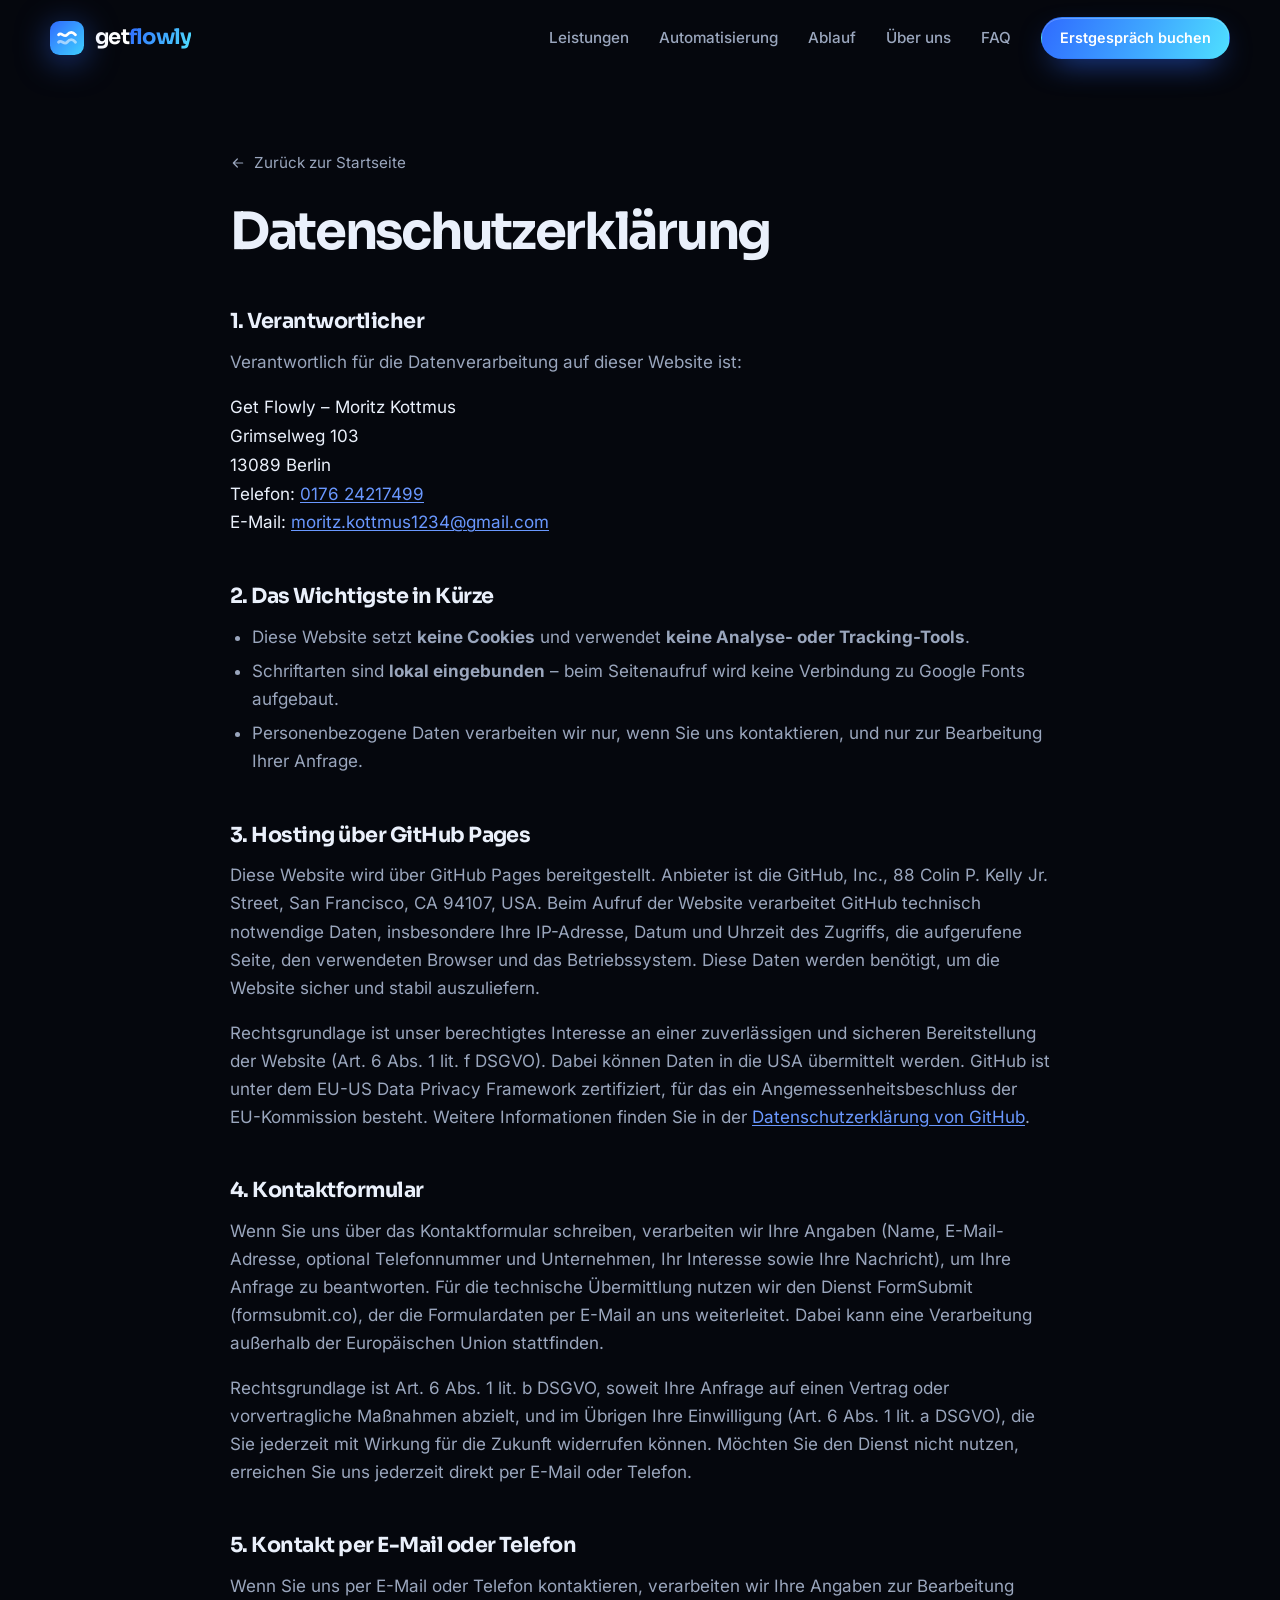
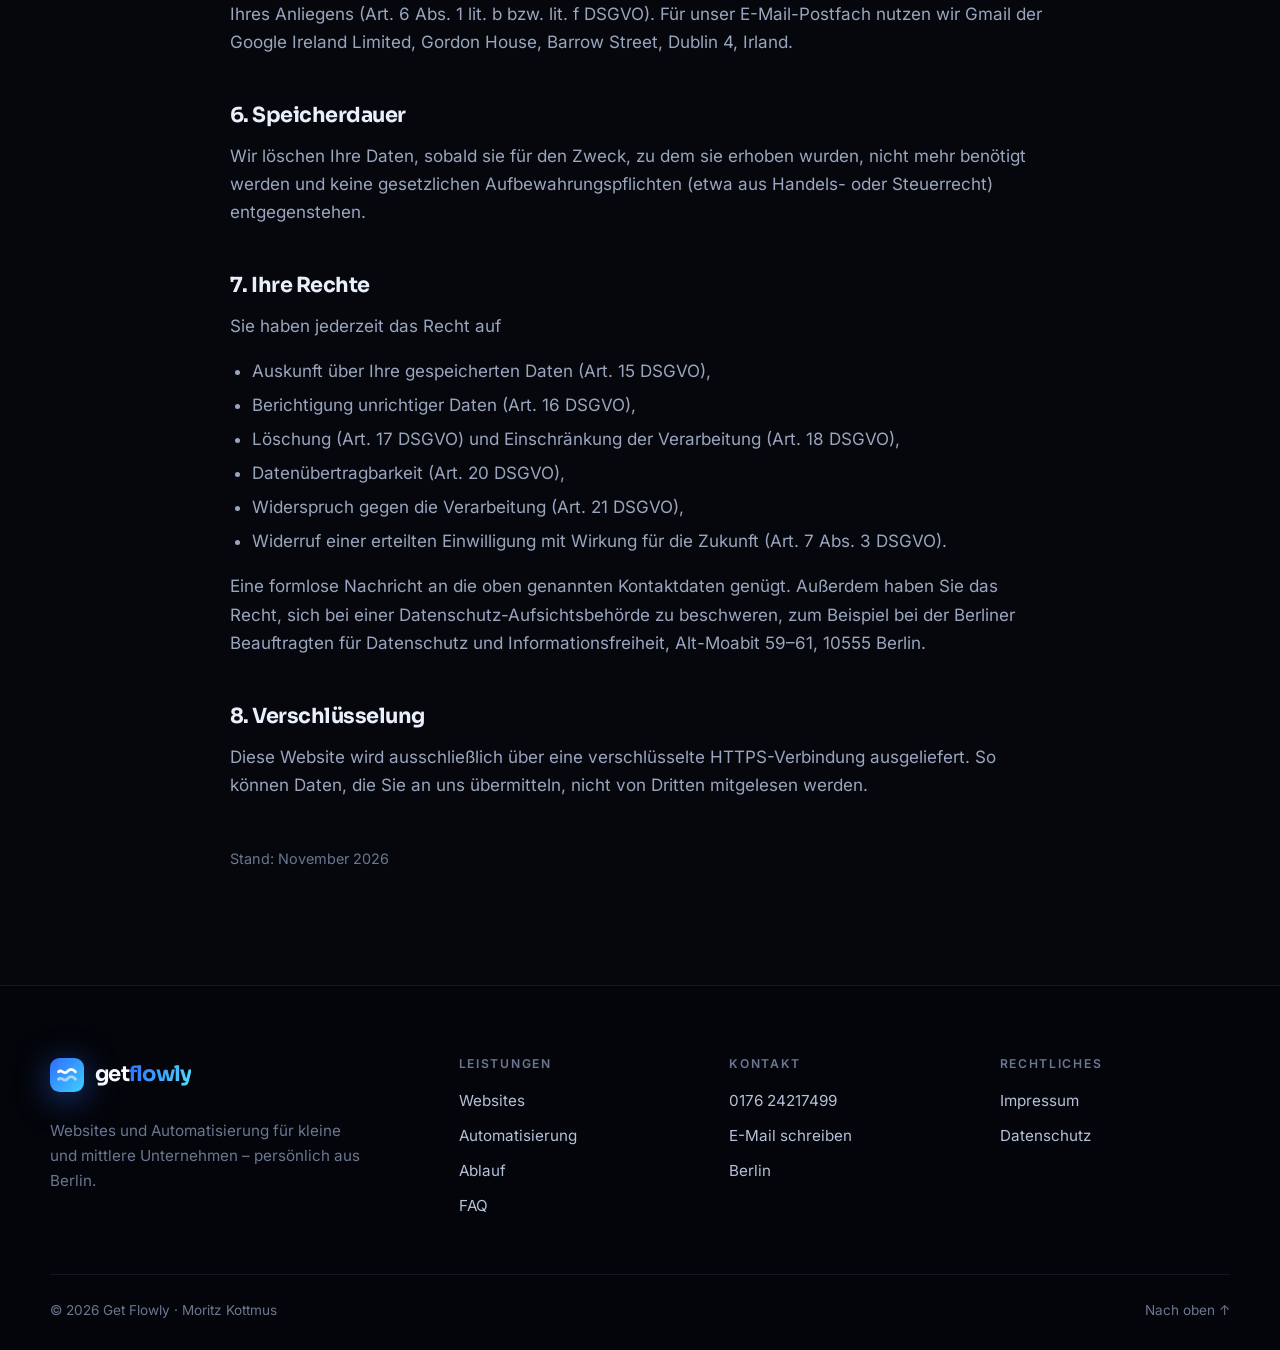
<file: datenschutz.html>
<!doctype html>
<html lang="de">
<head>
<meta charset="utf-8">
<meta name="viewport" content="width=device-width, initial-scale=1">
<title>Datenschutzerklärung – Get Flowly</title>
<meta name="description" content="Datenschutzerklärung von Get Flowly – Webdesign und Automatisierung aus Berlin.">
<meta name="theme-color" content="#05070d">
<link rel="icon" href="assets/img/favicon.svg" type="image/svg+xml">
<link rel="stylesheet" href="assets/css/style.css">
<script>document.documentElement.classList.add('js')</script>
</head>
<body>
<a class="skip" href="#main">Zum Inhalt springen</a>
<svg class="sprite" aria-hidden="true" focusable="false" xmlns="http://www.w3.org/2000/svg">
  <defs><linearGradient id="lg" x1="0" y1="0" x2="1" y2="1"><stop offset="0" stop-color="#2f6bff"/><stop offset="1" stop-color="#3fd0ff"/></linearGradient></defs>
  <symbol id="logo" viewBox="0 0 32 32"><rect width="32" height="32" rx="9" fill="url(#lg)"/><path d="M8 13c2.7-3.2 5.3 3.2 8 0s5.3-3.2 8 0" fill="none" stroke="#fff" stroke-width="2.6" stroke-linecap="round"/><path d="M8 20c2.7-3.2 5.3 3.2 8 0s5.3-3.2 8 0" fill="none" stroke="#fff" stroke-opacity=".55" stroke-width="2.6" stroke-linecap="round"/></symbol>
  <symbol id="i-arrow" viewBox="0 0 24 24"><path d="M5 12h14M13 6l6 6-6 6"/></symbol>
  <symbol id="i-check" viewBox="0 0 24 24"><path d="m5 12.5 4.5 4.5L19 7.5"/></symbol>
  <symbol id="i-lock" viewBox="0 0 24 24"><rect x="5" y="11" width="14" height="10" rx="2"/><path d="M8 11V8a4 4 0 0 1 8 0v3"/></symbol>
  <symbol id="i-zap" viewBox="0 0 24 24"><path d="M13 2 4 14h7l-1 8 9-12h-7l1-8z"/></symbol>
  <symbol id="i-mail" viewBox="0 0 24 24"><rect x="3" y="5" width="18" height="14" rx="2"/><path d="m3.5 7 8.5 6 8.5-6"/></symbol>
  <symbol id="i-db" viewBox="0 0 24 24"><ellipse cx="12" cy="5.5" rx="8" ry="3"/><path d="M4 5.5v13c0 1.7 3.6 3 8 3s8-1.3 8-3v-13"/><path d="M4 12c0 1.7 3.6 3 8 3s8-1.3 8-3"/></symbol>
  <symbol id="i-send" viewBox="0 0 24 24"><path d="M21.5 2.5 11 13"/><path d="m21.5 2.5-7 19-3.5-8.5-8.5-3.5z"/></symbol>
  <symbol id="i-calendar" viewBox="0 0 24 24"><rect x="3" y="5" width="18" height="16" rx="2"/><path d="M16 3v4M8 3v4M3 10h18"/></symbol>
  <symbol id="i-monitor" viewBox="0 0 24 24"><rect x="2.5" y="4" width="19" height="13" rx="2"/><path d="M8 21h8M12 17v4"/></symbol>
  <symbol id="i-file" viewBox="0 0 24 24"><path d="M14 3H7a2 2 0 0 0-2 2v14a2 2 0 0 0 2 2h10a2 2 0 0 0 2-2V8z"/><path d="M14 3v5h5M9 13h6M9 17h4"/></symbol>
  <symbol id="i-star" viewBox="0 0 24 24"><path d="m12 3 2.8 5.7 6.2.9-4.5 4.4 1.1 6.2L12 17.3l-5.6 2.9 1.1-6.2L3 9.6l6.2-.9z"/></symbol>
  <symbol id="i-users" viewBox="0 0 24 24"><circle cx="9" cy="8" r="3.5"/><path d="M2.5 20.5a6.5 6.5 0 0 1 13 0"/><path d="M16 4.6a3.5 3.5 0 0 1 0 6.8M21.5 20.5a6.5 6.5 0 0 0-4-6"/></symbol>
  <symbol id="i-chart" viewBox="0 0 24 24"><path d="M3 3v18h18"/><path d="m7 15 4-4 3 3 5-6"/></symbol>
  <symbol id="i-message" viewBox="0 0 24 24"><path d="M21 12a8.5 8.5 0 0 1-12.4 7.6L3 21l1.5-5.3A8.5 8.5 0 1 1 21 12z"/></symbol>
  <symbol id="i-clock" viewBox="0 0 24 24"><circle cx="12" cy="12" r="9"/><path d="M12 7v5l3.5 2"/></symbol>
  <symbol id="i-shield" viewBox="0 0 24 24"><path d="M12 21.5s8-3.8 8-10V5.2L12 2.5 4 5.2v6.3c0 6.2 8 10 8 10z"/><path d="m8.5 12 2.5 2.5 4.5-5"/></symbol>
  <symbol id="i-pin" viewBox="0 0 24 24"><path d="M12 21.5s-7-6.1-7-12a7 7 0 0 1 14 0c0 5.9-7 12-7 12z"/><circle cx="12" cy="9.5" r="2.5"/></symbol>
  <symbol id="i-phone" viewBox="0 0 24 24"><path d="M21.5 16.6v3a2 2 0 0 1-2.2 2 19.8 19.8 0 0 1-8.6-3.1 19.5 19.5 0 0 1-6-6A19.8 19.8 0 0 1 1.6 3.8 2 2 0 0 1 3.6 1.6h3a2 2 0 0 1 2 1.7c.1.9.4 1.8.7 2.7a2 2 0 0 1-.5 2.1L7.6 9.4a16 16 0 0 0 6 6l1.3-1.3a2 2 0 0 1 2.1-.4c.9.3 1.8.6 2.7.7a2 2 0 0 1 1.8 2.2z"/></symbol>
</svg>

<header class="hdr" id="top">
  <div class="wrap hdr-in">
    <a class="brand" href="index.html" aria-label="Get Flowly – zur Startseite">
      <svg class="logo-mark" aria-hidden="true"><use href="#logo"/></svg>
      <span class="brand-name">get<b>flowly</b></span>
    </a>
    <nav class="nav" id="nav" aria-label="Hauptnavigation">
      <a href="index.html#leistungen">Leistungen</a>
      <a href="index.html#automatisierung">Automatisierung</a>
      <a href="index.html#ablauf">Ablauf</a>
      <a href="index.html#ueber">Über uns</a>
      <a href="index.html#faq">FAQ</a>
      <a class="btn btn-primary btn-sm nav-cta" href="index.html#kontakt">Erstgespräch buchen</a>
    </nav>
    <button class="burger" type="button" aria-label="Menü öffnen" aria-expanded="false" aria-controls="nav"><span></span><span></span></button>
  </div>
</header>

<main id="main" class="legal">
  <div class="wrap">
    <a class="back" href="index.html"><svg class="i" aria-hidden="true"><use href="#i-arrow"/></svg>Zurück zur Startseite</a>
    <h1>Datenschutz&shy;erklärung</h1>

    <h2>1. Verantwortlicher</h2>
    <p>Verantwortlich für die Datenverarbeitung auf dieser Website ist:</p>
    <address>
      Get Flowly – Moritz Kottmus<br>
      Grimselweg 103<br>
      13089 Berlin<br>
      Telefon: <a href="tel:+4917624217499">0176 24217499</a><br>
      E-Mail: <a href="mailto:moritz.kottmus1234@gmail.com">moritz.kottmus1234@gmail.com</a>
    </address>

    <h2>2. Das Wichtigste in Kürze</h2>
    <ul>
      <li>Diese Website setzt <strong>keine Cookies</strong> und verwendet <strong>keine Analyse- oder Tracking-Tools</strong>.</li>
      <li>Schriftarten sind <strong>lokal eingebunden</strong> – beim Seitenaufruf wird keine Verbindung zu Google Fonts aufgebaut.</li>
      <li>Personenbezogene Daten verarbeiten wir nur, wenn Sie uns kontaktieren, und nur zur Bearbeitung Ihrer Anfrage.</li>
    </ul>

    <h2>3. Hosting über GitHub Pages</h2>
    <p>Diese Website wird über GitHub Pages bereitgestellt. Anbieter ist die GitHub, Inc., 88 Colin P. Kelly Jr. Street, San Francisco, CA 94107, USA. Beim Aufruf der Website verarbeitet GitHub technisch notwendige Daten, insbesondere Ihre IP-Adresse, Datum und Uhrzeit des Zugriffs, die aufgerufene Seite, den verwendeten Browser und das Betriebssystem. Diese Daten werden benötigt, um die Website sicher und stabil auszuliefern.</p>
    <p>Rechtsgrundlage ist unser berechtigtes Interesse an einer zuverlässigen und sicheren Bereitstellung der Website (Art. 6 Abs. 1 lit. f DSGVO). Dabei können Daten in die USA übermittelt werden. GitHub ist unter dem EU-US Data Privacy Framework zertifiziert, für das ein Angemessenheitsbeschluss der EU-Kommission besteht. Weitere Informationen finden Sie in der <a href="https://docs.github.com/de/site-policy/privacy-policies/github-general-privacy-statement" target="_blank" rel="noopener">Datenschutzerklärung von GitHub</a>.</p>

    <h2>4. Kontaktformular</h2>
    <p>Wenn Sie uns über das Kontaktformular schreiben, verarbeiten wir Ihre Angaben (Name, E-Mail-Adresse, optional Telefonnummer und Unternehmen, Ihr Interesse sowie Ihre Nachricht), um Ihre Anfrage zu beantworten. Für die technische Übermittlung nutzen wir den Dienst FormSubmit (formsubmit.co), der die Formulardaten per E-Mail an uns weiterleitet. Dabei kann eine Verarbeitung außerhalb der Europäischen Union stattfinden.</p>
    <p>Rechtsgrundlage ist Art. 6 Abs. 1 lit. b DSGVO, soweit Ihre Anfrage auf einen Vertrag oder vorvertragliche Maßnahmen abzielt, und im Übrigen Ihre Einwilligung (Art. 6 Abs. 1 lit. a DSGVO), die Sie jederzeit mit Wirkung für die Zukunft widerrufen können. Möchten Sie den Dienst nicht nutzen, erreichen Sie uns jederzeit direkt per E-Mail oder Telefon.</p>

    <h2>5. Kontakt per E-Mail oder Telefon</h2>
    <p>Wenn Sie uns per E-Mail oder Telefon kontaktieren, verarbeiten wir Ihre Angaben zur Bearbeitung Ihres Anliegens (Art. 6 Abs. 1 lit. b bzw. lit. f DSGVO). Für unser E-Mail-Postfach nutzen wir Gmail der Google Ireland Limited, Gordon House, Barrow Street, Dublin 4, Irland.</p>

    <h2>6. Speicherdauer</h2>
    <p>Wir löschen Ihre Daten, sobald sie für den Zweck, zu dem sie erhoben wurden, nicht mehr benötigt werden und keine gesetzlichen Aufbewahrungspflichten (etwa aus Handels- oder Steuerrecht) entgegenstehen.</p>

    <h2>7. Ihre Rechte</h2>
    <p>Sie haben jederzeit das Recht auf</p>
    <ul>
      <li>Auskunft über Ihre gespeicherten Daten (Art. 15 DSGVO),</li>
      <li>Berichtigung unrichtiger Daten (Art. 16 DSGVO),</li>
      <li>Löschung (Art. 17 DSGVO) und Einschränkung der Verarbeitung (Art. 18 DSGVO),</li>
      <li>Datenübertragbarkeit (Art. 20 DSGVO),</li>
      <li>Widerspruch gegen die Verarbeitung (Art. 21 DSGVO),</li>
      <li>Widerruf einer erteilten Einwilligung mit Wirkung für die Zukunft (Art. 7 Abs. 3 DSGVO).</li>
    </ul>
    <p>Eine formlose Nachricht an die oben genannten Kontaktdaten genügt. Außerdem haben Sie das Recht, sich bei einer Datenschutz-Aufsichtsbehörde zu beschweren, zum Beispiel bei der Berliner Beauftragten für Datenschutz und Informationsfreiheit, Alt-Moabit 59–61, 10555 Berlin.</p>

    <h2>8. Verschlüsselung</h2>
    <p>Diese Website wird ausschließlich über eine verschlüsselte HTTPS-Verbindung ausgeliefert. So können Daten, die Sie an uns übermitteln, nicht von Dritten mitgelesen werden.</p>

    <p class="stand">Stand: November 2026</p>
  </div>
</main>

<footer class="ftr">
  <div class="wrap ftr-grid">
    <div class="ftr-brand">
      <a class="brand" href="index.html" aria-label="Get Flowly – zum Seitenanfang"><svg class="logo-mark" aria-hidden="true"><use href="#logo"/></svg><span class="brand-name">get<b>flowly</b></span></a>
      <p>Websites und Automatisierung für kleine und mittlere Unternehmen – persönlich aus Berlin.</p>
    </div>
    <div>
      <h4>Leistungen</h4>
      <ul><li><a href="index.html#leistungen">Websites</a></li><li><a href="index.html#automatisierung">Automatisierung</a></li><li><a href="index.html#ablauf">Ablauf</a></li><li><a href="index.html#faq">FAQ</a></li></ul>
    </div>
    <div>
      <h4>Kontakt</h4>
      <ul><li><a href="tel:+4917624217499">0176 24217499</a></li><li><a href="mailto:moritz.kottmus1234@gmail.com">E-Mail schreiben</a></li><li>Berlin</li></ul>
    </div>
    <div>
      <h4>Rechtliches</h4>
      <ul><li><a href="impressum.html">Impressum</a></li><li><a href="datenschutz.html">Datenschutz</a></li></ul>
    </div>
  </div>
  <div class="wrap ftr-bottom">
    <p>© <span data-year>2026</span> Get Flowly · Moritz Kottmus</p>
    <a href="index.html">Nach oben ↑</a>
  </div>
</footer>

<script src="assets/js/main.js" defer></script>
</body>
</html>
</file>
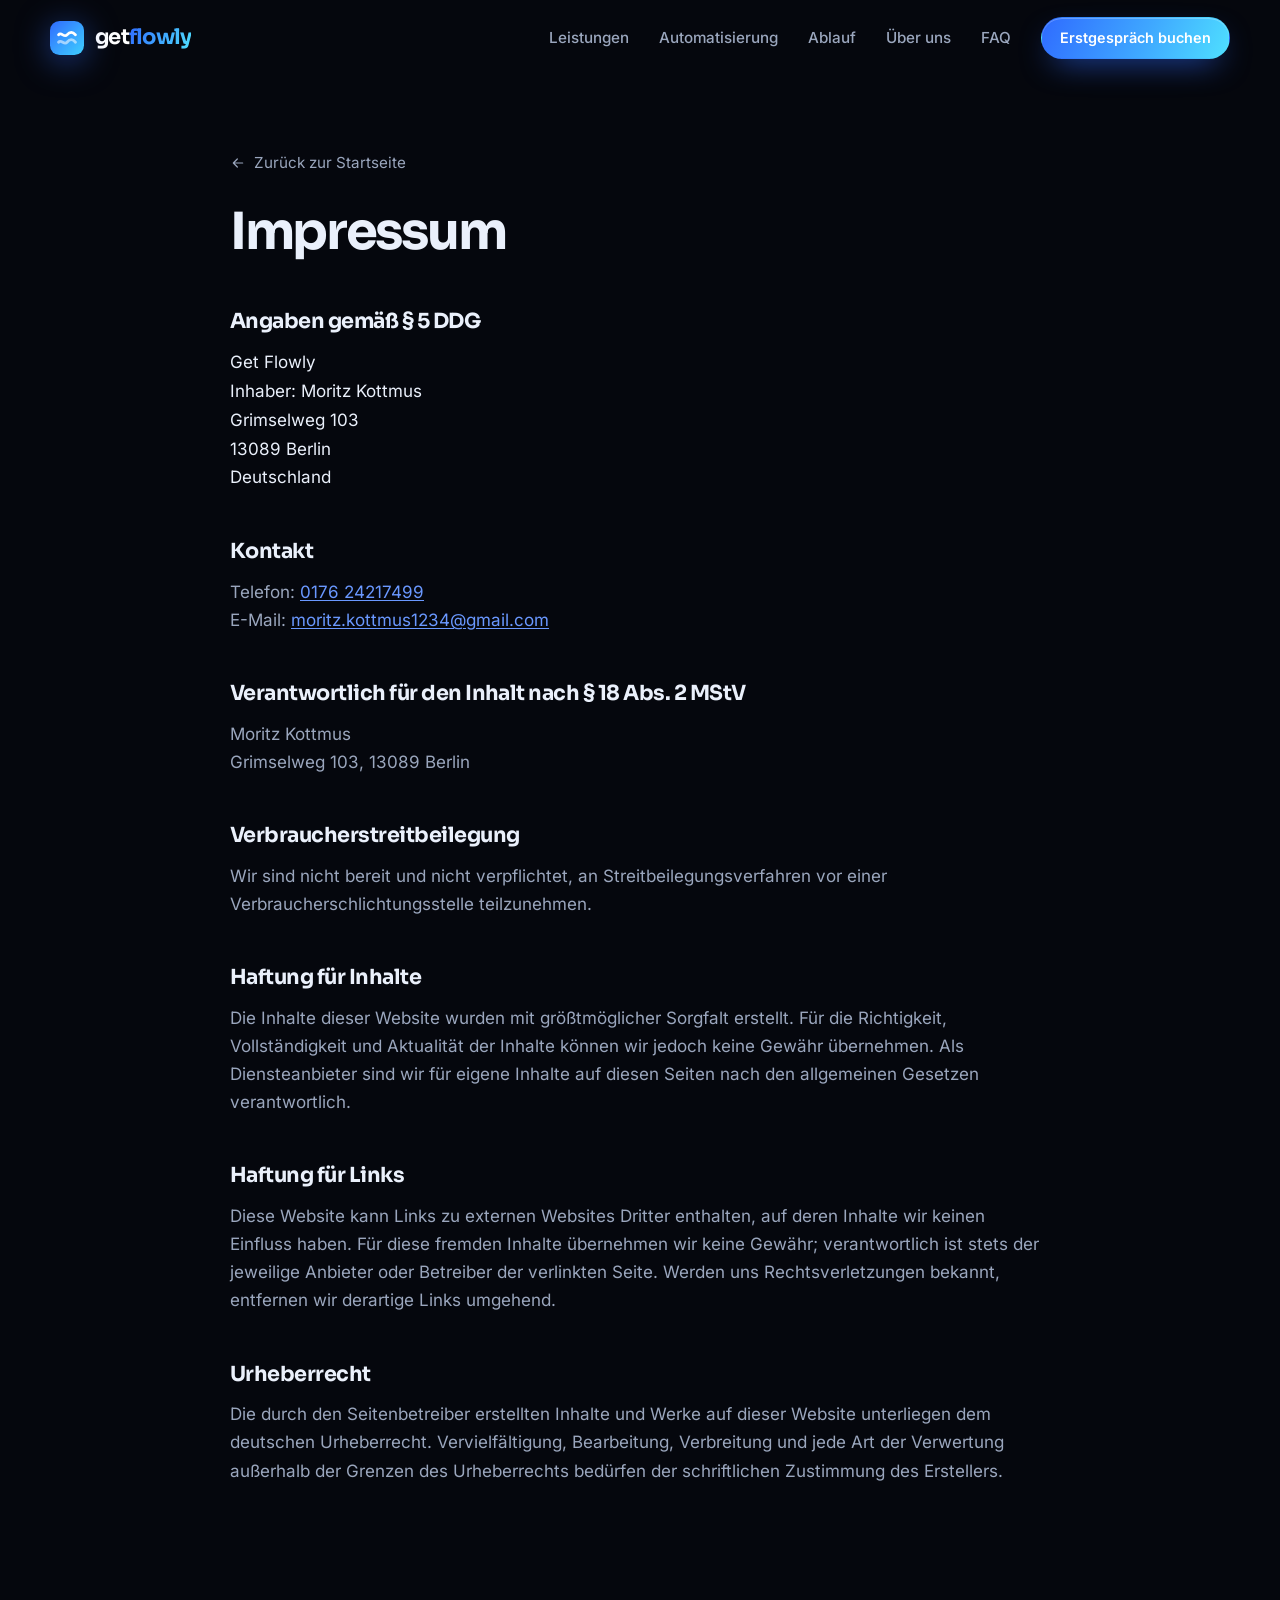
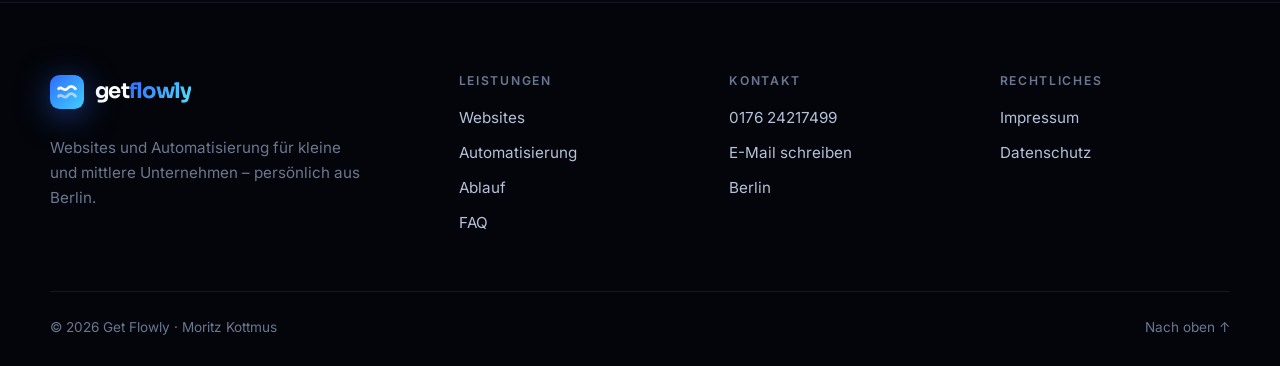
<file: impressum.html>
<!doctype html>
<html lang="de">
<head>
<meta charset="utf-8">
<meta name="viewport" content="width=device-width, initial-scale=1">
<title>Impressum – Get Flowly</title>
<meta name="description" content="Impressum von Get Flowly – Webdesign und Automatisierung aus Berlin.">
<meta name="theme-color" content="#05070d">
<link rel="icon" href="assets/img/favicon.svg" type="image/svg+xml">
<link rel="stylesheet" href="assets/css/style.css">
<script>document.documentElement.classList.add('js')</script>
</head>
<body>
<a class="skip" href="#main">Zum Inhalt springen</a>
<svg class="sprite" aria-hidden="true" focusable="false" xmlns="http://www.w3.org/2000/svg">
  <defs><linearGradient id="lg" x1="0" y1="0" x2="1" y2="1"><stop offset="0" stop-color="#2f6bff"/><stop offset="1" stop-color="#3fd0ff"/></linearGradient></defs>
  <symbol id="logo" viewBox="0 0 32 32"><rect width="32" height="32" rx="9" fill="url(#lg)"/><path d="M8 13c2.7-3.2 5.3 3.2 8 0s5.3-3.2 8 0" fill="none" stroke="#fff" stroke-width="2.6" stroke-linecap="round"/><path d="M8 20c2.7-3.2 5.3 3.2 8 0s5.3-3.2 8 0" fill="none" stroke="#fff" stroke-opacity=".55" stroke-width="2.6" stroke-linecap="round"/></symbol>
  <symbol id="i-arrow" viewBox="0 0 24 24"><path d="M5 12h14M13 6l6 6-6 6"/></symbol>
  <symbol id="i-check" viewBox="0 0 24 24"><path d="m5 12.5 4.5 4.5L19 7.5"/></symbol>
  <symbol id="i-lock" viewBox="0 0 24 24"><rect x="5" y="11" width="14" height="10" rx="2"/><path d="M8 11V8a4 4 0 0 1 8 0v3"/></symbol>
  <symbol id="i-zap" viewBox="0 0 24 24"><path d="M13 2 4 14h7l-1 8 9-12h-7l1-8z"/></symbol>
  <symbol id="i-mail" viewBox="0 0 24 24"><rect x="3" y="5" width="18" height="14" rx="2"/><path d="m3.5 7 8.5 6 8.5-6"/></symbol>
  <symbol id="i-db" viewBox="0 0 24 24"><ellipse cx="12" cy="5.5" rx="8" ry="3"/><path d="M4 5.5v13c0 1.7 3.6 3 8 3s8-1.3 8-3v-13"/><path d="M4 12c0 1.7 3.6 3 8 3s8-1.3 8-3"/></symbol>
  <symbol id="i-send" viewBox="0 0 24 24"><path d="M21.5 2.5 11 13"/><path d="m21.5 2.5-7 19-3.5-8.5-8.5-3.5z"/></symbol>
  <symbol id="i-calendar" viewBox="0 0 24 24"><rect x="3" y="5" width="18" height="16" rx="2"/><path d="M16 3v4M8 3v4M3 10h18"/></symbol>
  <symbol id="i-monitor" viewBox="0 0 24 24"><rect x="2.5" y="4" width="19" height="13" rx="2"/><path d="M8 21h8M12 17v4"/></symbol>
  <symbol id="i-file" viewBox="0 0 24 24"><path d="M14 3H7a2 2 0 0 0-2 2v14a2 2 0 0 0 2 2h10a2 2 0 0 0 2-2V8z"/><path d="M14 3v5h5M9 13h6M9 17h4"/></symbol>
  <symbol id="i-star" viewBox="0 0 24 24"><path d="m12 3 2.8 5.7 6.2.9-4.5 4.4 1.1 6.2L12 17.3l-5.6 2.9 1.1-6.2L3 9.6l6.2-.9z"/></symbol>
  <symbol id="i-users" viewBox="0 0 24 24"><circle cx="9" cy="8" r="3.5"/><path d="M2.5 20.5a6.5 6.5 0 0 1 13 0"/><path d="M16 4.6a3.5 3.5 0 0 1 0 6.8M21.5 20.5a6.5 6.5 0 0 0-4-6"/></symbol>
  <symbol id="i-chart" viewBox="0 0 24 24"><path d="M3 3v18h18"/><path d="m7 15 4-4 3 3 5-6"/></symbol>
  <symbol id="i-message" viewBox="0 0 24 24"><path d="M21 12a8.5 8.5 0 0 1-12.4 7.6L3 21l1.5-5.3A8.5 8.5 0 1 1 21 12z"/></symbol>
  <symbol id="i-clock" viewBox="0 0 24 24"><circle cx="12" cy="12" r="9"/><path d="M12 7v5l3.5 2"/></symbol>
  <symbol id="i-shield" viewBox="0 0 24 24"><path d="M12 21.5s8-3.8 8-10V5.2L12 2.5 4 5.2v6.3c0 6.2 8 10 8 10z"/><path d="m8.5 12 2.5 2.5 4.5-5"/></symbol>
  <symbol id="i-pin" viewBox="0 0 24 24"><path d="M12 21.5s-7-6.1-7-12a7 7 0 0 1 14 0c0 5.9-7 12-7 12z"/><circle cx="12" cy="9.5" r="2.5"/></symbol>
  <symbol id="i-phone" viewBox="0 0 24 24"><path d="M21.5 16.6v3a2 2 0 0 1-2.2 2 19.8 19.8 0 0 1-8.6-3.1 19.5 19.5 0 0 1-6-6A19.8 19.8 0 0 1 1.6 3.8 2 2 0 0 1 3.6 1.6h3a2 2 0 0 1 2 1.7c.1.9.4 1.8.7 2.7a2 2 0 0 1-.5 2.1L7.6 9.4a16 16 0 0 0 6 6l1.3-1.3a2 2 0 0 1 2.1-.4c.9.3 1.8.6 2.7.7a2 2 0 0 1 1.8 2.2z"/></symbol>
</svg>

<header class="hdr" id="top">
  <div class="wrap hdr-in">
    <a class="brand" href="index.html" aria-label="Get Flowly – zur Startseite">
      <svg class="logo-mark" aria-hidden="true"><use href="#logo"/></svg>
      <span class="brand-name">get<b>flowly</b></span>
    </a>
    <nav class="nav" id="nav" aria-label="Hauptnavigation">
      <a href="index.html#leistungen">Leistungen</a>
      <a href="index.html#automatisierung">Automatisierung</a>
      <a href="index.html#ablauf">Ablauf</a>
      <a href="index.html#ueber">Über uns</a>
      <a href="index.html#faq">FAQ</a>
      <a class="btn btn-primary btn-sm nav-cta" href="index.html#kontakt">Erstgespräch buchen</a>
    </nav>
    <button class="burger" type="button" aria-label="Menü öffnen" aria-expanded="false" aria-controls="nav"><span></span><span></span></button>
  </div>
</header>

<main id="main" class="legal">
  <div class="wrap">
    <a class="back" href="index.html"><svg class="i" aria-hidden="true"><use href="#i-arrow"/></svg>Zurück zur Startseite</a>
    <h1>Impressum</h1>

    <h2>Angaben gemäß § 5 DDG</h2>
    <address>
      Get Flowly<br>
      Inhaber: Moritz Kottmus<br>
      Grimselweg 103<br>
      13089 Berlin<br>
      Deutschland
    </address>

    <h2>Kontakt</h2>
    <p>Telefon: <a href="tel:+4917624217499">0176 24217499</a><br>
    E-Mail: <a href="mailto:moritz.kottmus1234@gmail.com">moritz.kottmus1234@gmail.com</a></p>

    <h2>Verantwortlich für den Inhalt nach § 18 Abs. 2 MStV</h2>
    <p>Moritz Kottmus<br>Grimselweg 103, 13089 Berlin</p>

    <h2>Verbraucherstreitbeilegung</h2>
    <p>Wir sind nicht bereit und nicht verpflichtet, an Streitbeilegungsverfahren vor einer Verbraucherschlichtungsstelle teilzunehmen.</p>

    <h2>Haftung für Inhalte</h2>
    <p>Die Inhalte dieser Website wurden mit größtmöglicher Sorgfalt erstellt. Für die Richtigkeit, Vollständigkeit und Aktualität der Inhalte können wir jedoch keine Gewähr übernehmen. Als Diensteanbieter sind wir für eigene Inhalte auf diesen Seiten nach den allgemeinen Gesetzen verantwortlich.</p>

    <h2>Haftung für Links</h2>
    <p>Diese Website kann Links zu externen Websites Dritter enthalten, auf deren Inhalte wir keinen Einfluss haben. Für diese fremden Inhalte übernehmen wir keine Gewähr; verantwortlich ist stets der jeweilige Anbieter oder Betreiber der verlinkten Seite. Werden uns Rechtsverletzungen bekannt, entfernen wir derartige Links umgehend.</p>

    <h2>Urheberrecht</h2>
    <p>Die durch den Seitenbetreiber erstellten Inhalte und Werke auf dieser Website unterliegen dem deutschen Urheberrecht. Vervielfältigung, Bearbeitung, Verbreitung und jede Art der Verwertung außerhalb der Grenzen des Urheberrechts bedürfen der schriftlichen Zustimmung des Erstellers.</p>
  </div>
</main>

<footer class="ftr">
  <div class="wrap ftr-grid">
    <div class="ftr-brand">
      <a class="brand" href="index.html" aria-label="Get Flowly – zum Seitenanfang"><svg class="logo-mark" aria-hidden="true"><use href="#logo"/></svg><span class="brand-name">get<b>flowly</b></span></a>
      <p>Websites und Automatisierung für kleine und mittlere Unternehmen – persönlich aus Berlin.</p>
    </div>
    <div>
      <h4>Leistungen</h4>
      <ul><li><a href="index.html#leistungen">Websites</a></li><li><a href="index.html#automatisierung">Automatisierung</a></li><li><a href="index.html#ablauf">Ablauf</a></li><li><a href="index.html#faq">FAQ</a></li></ul>
    </div>
    <div>
      <h4>Kontakt</h4>
      <ul><li><a href="tel:+4917624217499">0176 24217499</a></li><li><a href="mailto:moritz.kottmus1234@gmail.com">E-Mail schreiben</a></li><li>Berlin</li></ul>
    </div>
    <div>
      <h4>Rechtliches</h4>
      <ul><li><a href="impressum.html">Impressum</a></li><li><a href="datenschutz.html">Datenschutz</a></li></ul>
    </div>
  </div>
  <div class="wrap ftr-bottom">
    <p>© <span data-year>2026</span> Get Flowly · Moritz Kottmus</p>
    <a href="index.html">Nach oben ↑</a>
  </div>
</footer>

<script src="assets/js/main.js" defer></script>
</body>
</html>
</file>
<file: assets/css/style.css>
/* ==========================================================
   Get Flowly – Webdesign & Automatisierung
   ========================================================== */

/* Schriften (lokal eingebunden, keine Verbindung zu Google) */
@font-face{font-family:'Inter';font-style:normal;font-weight:400 700;font-display:swap;src:url(../fonts/inter-latin.woff2) format('woff2')}
@font-face{font-family:'Sora';font-style:normal;font-weight:500 800;font-display:swap;src:url(../fonts/sora-latin.woff2) format('woff2')}

:root{
  --bg:#05070d;
  --bg-2:#080c16;
  --surface:#0c1222;
  --surface-2:#111a2f;
  --line:rgba(140,165,255,.11);
  --line-2:rgba(140,165,255,.2);
  --text:#eaf0fb;
  --muted:#9aa6bd;
  --dim:#6b7790;
  --blue:#2f6bff;
  --blue-2:#6a98ff;
  --cyan:#3fd0ff;
  --grad:linear-gradient(115deg,#2f6bff 0%,#3fa8ff 55%,#4fe0ff 100%);
  --r:18px;
  --r-lg:26px;
  --ff:'Inter',system-ui,-apple-system,'Segoe UI',Roboto,sans-serif;
  --ff-h:'Sora','Inter',system-ui,sans-serif;
  --max:1180px;
  --ease:cubic-bezier(.2,.7,.2,1);
}

*,*::before,*::after{box-sizing:border-box}
html{scroll-behavior:smooth;scroll-padding-top:88px;-webkit-text-size-adjust:100%;background:var(--bg)}
body{margin:0;background:var(--bg);color:var(--text);font:400 1.0625rem/1.65 var(--ff);-webkit-font-smoothing:antialiased;-moz-osx-font-smoothing:grayscale;overflow-x:clip}
img,svg{display:block;max-width:100%}
a{color:inherit;text-decoration:none}
h1,h2,h3,h4{font-family:var(--ff-h);font-weight:700;letter-spacing:-.025em;line-height:1.15;margin:0}
p{margin:0 0 1em}
ul,ol{margin:0;padding:0;list-style:none}
button,input,textarea{font:inherit;color:inherit}
::selection{background:rgba(47,107,255,.5);color:#fff}
:focus-visible{outline:2px solid var(--cyan);outline-offset:3px;border-radius:6px}

.sprite{position:absolute;width:0;height:0;overflow:hidden}
.i{width:20px;height:20px;flex:none;fill:none;stroke:currentColor;stroke-width:1.8;stroke-linecap:round;stroke-linejoin:round}
.wrap{width:min(var(--max),100% - 40px);margin-inline:auto}
.skip{position:absolute;left:16px;top:-80px;z-index:100;background:var(--blue);color:#fff;padding:10px 16px;border-radius:10px;font-weight:600;transition:top .2s}
.skip:focus{top:16px}
.grad-text{background:var(--grad);-webkit-background-clip:text;background-clip:text;color:transparent;-webkit-box-decoration-break:clone;box-decoration-break:clone}

/* Einblend-Animation */
html.js .reveal{opacity:0}
html.js .reveal.in{animation:rise .9s var(--ease) var(--d,0s) both}
@keyframes rise{from{opacity:0;translate:0 26px}to{opacity:1;translate:0 0}}

/* ---------- Buttons ---------- */
.btn{display:inline-flex;align-items:center;justify-content:center;gap:10px;padding:15px 24px;border-radius:999px;font:600 .97rem/1.2 var(--ff);text-align:center;border:1px solid transparent;cursor:pointer;transition:transform .25s var(--ease),box-shadow .25s,background-color .25s,border-color .25s}
.btn .i{width:18px;height:18px;transition:transform .25s var(--ease)}
.btn:hover .i{transform:translateX(3px)}
.btn-primary{background:var(--grad);color:#fff;box-shadow:0 12px 32px -12px rgba(47,107,255,.85),inset 0 1px 0 rgba(255,255,255,.25)}
.btn-primary:hover{transform:translateY(-2px);box-shadow:0 18px 40px -12px rgba(47,107,255,.95),inset 0 1px 0 rgba(255,255,255,.25)}
.btn-ghost{background:rgba(255,255,255,.03);border-color:var(--line-2);color:var(--text)}
.btn-ghost:hover{background:rgba(255,255,255,.07);border-color:rgba(140,165,255,.4)}
.btn-light{background:#fff;color:#0a1430;box-shadow:0 14px 30px -14px rgba(0,0,0,.6)}
.btn-light:hover{transform:translateY(-2px)}
.btn-sm{padding:11px 18px;font-size:.9rem}
.btn-block{width:100%}
.btn[disabled]{opacity:.6;cursor:progress;transform:none}

/* ---------- Header ---------- */
.hdr{position:fixed;inset:0 0 auto;z-index:50;border-bottom:1px solid transparent;transition:background-color .3s,border-color .3s}
.hdr.scrolled,.hdr.open{background:rgba(5,7,13,.82);-webkit-backdrop-filter:blur(16px) saturate(140%);backdrop-filter:blur(16px) saturate(140%);border-bottom-color:var(--line)}
.hdr-in{display:flex;align-items:center;justify-content:space-between;gap:24px;height:76px}
.brand{display:inline-flex;align-items:center;gap:11px;font:700 1.32rem/1 var(--ff-h);letter-spacing:-.035em;color:#fff}
.logo-mark{width:34px;height:34px;filter:drop-shadow(0 6px 16px rgba(47,107,255,.5))}
.brand b{font-weight:700;background:var(--grad);-webkit-background-clip:text;background-clip:text;color:transparent}
.nav{display:flex;align-items:center;gap:30px}
.nav a:not(.btn){position:relative;color:var(--muted);font-size:.95rem;font-weight:500;transition:color .2s}
.nav a:not(.btn):hover,.nav a.active{color:var(--text)}
.nav a.active::after{content:"";position:absolute;left:0;right:0;bottom:-8px;height:2px;border-radius:2px;background:var(--grad)}
.burger{display:none;width:44px;height:44px;border-radius:12px;border:1px solid var(--line-2);background:rgba(255,255,255,.03);flex-direction:column;align-items:center;justify-content:center;gap:6px;cursor:pointer}
.burger span{display:block;width:18px;height:2px;border-radius:2px;background:var(--text);transition:transform .3s var(--ease)}
.hdr.open .burger span:first-child{transform:translateY(4px) rotate(45deg)}
.hdr.open .burger span:last-child{transform:translateY(-4px) rotate(-45deg)}

/* ---------- Hero ---------- */
.hero{position:relative;isolation:isolate;overflow:hidden;padding:150px 0 100px}
.hero::before{content:"";position:absolute;inset:0;z-index:-2;background-image:linear-gradient(var(--line) 1px,transparent 1px),linear-gradient(90deg,var(--line) 1px,transparent 1px);background-size:64px 64px;-webkit-mask-image:radial-gradient(ellipse 75% 65% at 65% 25%,#000 15%,transparent 75%);mask-image:radial-gradient(ellipse 75% 65% at 65% 25%,#000 15%,transparent 75%)}
.hero::after{content:"";position:absolute;z-index:-1;width:1000px;height:1000px;right:-300px;top:-420px;background:radial-gradient(circle,rgba(47,107,255,.38),rgba(47,107,255,0) 62%);pointer-events:none}
.hero-glow{position:absolute;z-index:-1;width:700px;height:700px;left:-320px;bottom:-420px;background:radial-gradient(circle,rgba(63,208,255,.16),transparent 62%);pointer-events:none}
.hero-grid{display:grid;grid-template-columns:1.08fr .92fr;gap:56px;align-items:center}
.eyebrow{display:inline-flex;align-items:center;gap:10px;padding:7px 14px 7px 12px;margin-bottom:26px;border:1px solid var(--line-2);border-radius:999px;background:rgba(255,255,255,.03);color:#c8d4ee;font-size:.85rem;font-weight:500}
.pulse{width:8px;height:8px;border-radius:50%;background:var(--cyan);animation:pulse 2.2s infinite}
@keyframes pulse{0%{box-shadow:0 0 0 0 rgba(63,208,255,.55)}70%{box-shadow:0 0 0 10px rgba(63,208,255,0)}100%{box-shadow:0 0 0 0 rgba(63,208,255,0)}}
.hero h1{font-size:clamp(2.3rem,4.6vw,3.75rem);line-height:1.06;letter-spacing:-.045em;margin-bottom:26px}
.hero h1 .grad-text{display:block}
.lead{max-width:570px;margin-bottom:34px;color:var(--muted);font-size:clamp(1.04rem,1.35vw,1.17rem)}
.hero-cta{display:flex;flex-wrap:wrap;gap:14px;margin-bottom:34px}
.hero-points{display:flex;flex-wrap:wrap;gap:12px 26px;color:#c3cde2;font-size:.92rem}
.hero-points li{display:flex;align-items:center;gap:8px}
.hero-points .i{width:18px;height:18px;color:var(--cyan);stroke-width:2.4}

/* Browser-Mockup */
.hero-visual{position:relative;height:530px}
.mock{position:absolute;top:0;left:0;width:88%;overflow:hidden;border-radius:16px;background:linear-gradient(180deg,#0d1426,#090e1a);border:1px solid var(--line-2);box-shadow:0 40px 100px -30px rgba(0,0,0,.9);animation:float 9s ease-in-out infinite}
.mock-bar{display:flex;align-items:center;gap:7px;padding:12px 14px;border-bottom:1px solid var(--line);background:rgba(255,255,255,.02)}
.mock-bar>i{width:10px;height:10px;border-radius:50%;background:#2b3552}
.mock-url{display:flex;align-items:center;gap:6px;flex:1;max-width:230px;margin-left:14px;padding:5px 12px;border-radius:8px;background:rgba(255,255,255,.045);color:var(--dim);font-size:.74rem}
.mock-url .i{width:12px;height:12px}
.mock-page{padding:18px 20px 22px}
.mp-nav{display:flex;align-items:center;gap:12px;margin-bottom:18px}
.mp-nav b{width:62px;height:12px;border-radius:4px;background:var(--grad)}
.mp-nav span{width:34px;height:6px;border-radius:3px;background:#26304a}
.mp-nav span:first-of-type{margin-left:auto}
.mp-nav em{width:58px;height:22px;border-radius:999px;background:rgba(47,107,255,.65)}
.mp-hero{position:relative;overflow:hidden;margin-bottom:16px;padding:28px 22px;border-radius:12px;background:linear-gradient(135deg,rgba(47,107,255,.42),rgba(63,208,255,.12) 60%,rgba(255,255,255,.02));border:1px solid rgba(106,152,255,.25)}
.mp-hero::after{content:"";position:absolute;right:-40px;top:-40px;width:180px;height:180px;border-radius:50%;background:radial-gradient(circle,rgba(79,224,255,.35),transparent 65%)}
.mp-hero span{display:block;height:14px;margin-bottom:9px;border-radius:4px;background:rgba(255,255,255,.88)}
.mp-hero .l1{width:68%;height:17px}
.mp-hero .l2{width:48%;height:17px}
.mp-hero .l3{width:82%;height:7px;margin-top:16px;background:rgba(255,255,255,.35)}
.mp-hero .l4{width:64%;height:7px;background:rgba(255,255,255,.35)}
.mp-hero em{display:block;width:96px;height:26px;margin-top:18px;border-radius:999px;background:#fff}
.mp-cards{display:grid;grid-template-columns:repeat(3,1fr);gap:10px}
.mp-cards div{padding:12px;border-radius:10px;background:rgba(255,255,255,.03);border:1px solid var(--line)}
.mp-cards i{display:block;width:22px;height:22px;margin-bottom:10px;border-radius:7px;background:rgba(63,208,255,.25)}
.mp-cards span{display:block;height:6px;margin-bottom:6px;border-radius:3px;background:#26304a}
.mp-cards span:last-child{width:60%;margin:0}
@keyframes float{0%,100%{transform:translateY(0)}50%{transform:translateY(-10px)}}

/* Workflow-Karte */
.flow{position:absolute;right:0;bottom:0;width:min(350px,80%);padding:18px;border-radius:20px;background:rgba(10,15,28,.9);-webkit-backdrop-filter:blur(14px);backdrop-filter:blur(14px);border:1px solid var(--line-2);box-shadow:0 40px 90px -25px rgba(0,0,0,.95),0 0 70px -20px rgba(47,107,255,.55);animation:float 9s ease-in-out -4.5s infinite}
.flow-head{display:flex;align-items:center;justify-content:space-between;gap:10px;margin-bottom:12px;color:#c8d4ee;font-size:.8rem;font-weight:600}
.flow-head span{display:flex;align-items:center;gap:7px}
.flow-head .i{width:15px;height:15px;color:var(--cyan)}
.flow-head em{display:flex;align-items:center;gap:6px;padding:3px 10px 3px 8px;border-radius:999px;background:rgba(63,208,255,.1);border:1px solid rgba(63,208,255,.3);color:var(--cyan);font-size:.72rem;font-style:normal}
.flow-head em::before{content:"";width:6px;height:6px;border-radius:50%;background:var(--cyan);animation:pulse 2.2s infinite}
.flow-steps{position:relative;display:grid;gap:4px}
.flow-steps::before{content:"";position:absolute;left:30px;top:29px;bottom:29px;width:2px;background:var(--line-2)}
.flow-steps::after{content:"";position:absolute;left:27px;top:calc(25px + (100% - 58px) * var(--s,0) / 3);width:8px;height:8px;border-radius:50%;background:var(--cyan);box-shadow:0 0 12px 3px rgba(63,208,255,.75);transition:top .9s var(--ease),opacity .3s}
.flow-steps.reset::after{transition:none;opacity:0}
.flow-steps li{display:flex;align-items:center;gap:12px;padding:10px 12px;border-radius:12px;transition:background-color .4s}
.flow-steps li.on{background:rgba(47,107,255,.07)}
.fi{position:relative;z-index:1;display:grid;place-items:center;flex:none;width:38px;height:38px;border-radius:11px;background:#0f172b;border:1px solid var(--line-2);color:var(--dim);transition:background .4s,color .4s,box-shadow .4s,border-color .4s}
.fi .i{width:18px;height:18px}
.flow-steps b{display:block;color:var(--muted);font-size:.86rem;font-weight:600;line-height:1.3;transition:color .4s}
.flow-steps small{display:block;color:var(--dim);font-size:.74rem;line-height:1.35}
.flow-steps .ok{width:18px;height:18px;margin-left:auto;color:var(--cyan);stroke-width:2.6;opacity:0;transform:scale(.4);transition:opacity .3s,transform .4s var(--ease)}
.flow-steps li.on .fi{background:linear-gradient(135deg,#2f6bff,#3fc0ff);border-color:transparent;color:#fff;box-shadow:0 8px 24px -8px rgba(47,107,255,.95)}
.flow-steps li.on b{color:#fff}
.flow-steps li.on .ok{opacity:1;transform:none}
.flow-foot{margin-top:12px;padding-top:12px;border-top:1px solid var(--line);color:var(--dim);font-size:.75rem;text-align:center;letter-spacing:.02em}

/* ---------- Tool-Laufband ---------- */
.tools{padding:28px 0 30px;border-block:1px solid var(--line);background:var(--bg-2)}
.tools-label{margin-bottom:18px;color:var(--dim);font-size:.78rem;font-weight:600;letter-spacing:.14em;text-align:center;text-transform:uppercase}
.marquee{overflow:hidden;-webkit-mask-image:linear-gradient(90deg,transparent,#000 12%,#000 88%,transparent);mask-image:linear-gradient(90deg,transparent,#000 12%,#000 88%,transparent)}
.marquee-track{display:flex;width:max-content;animation:marquee 55s linear infinite}
.marquee ul{display:flex;gap:12px;padding-right:12px}
.marquee li{padding:9px 18px;border:1px solid var(--line);border-radius:999px;background:rgba(255,255,255,.02);color:#b5c1d8;font-size:.92rem;font-weight:500;white-space:nowrap}
.marquee:hover .marquee-track{animation-play-state:paused}
@keyframes marquee{to{transform:translateX(-50%)}}

/* ---------- Sektionen ---------- */
.sec{position:relative;padding:120px 0}
.sec-alt{background:linear-gradient(180deg,var(--bg-2),var(--bg));border-block:1px solid var(--line)}
.sec-head{max-width:740px;margin-bottom:56px}
.kicker{display:inline-flex;align-items:center;gap:10px;margin-bottom:18px;color:var(--cyan);font:600 .8rem/1 var(--ff);letter-spacing:.16em;text-transform:uppercase}
.kicker::before{content:"";width:22px;height:2px;border-radius:2px;background:var(--grad)}
.sec h2,.usp h2{margin-bottom:18px;font-size:clamp(1.9rem,3.6vw,2.85rem);line-height:1.12;letter-spacing:-.04em}
.sub{margin:0;color:var(--muted);font-size:1.1rem}

/* Leistungen */
.services{display:grid;grid-template-columns:repeat(2,1fr);gap:24px}
.svc{position:relative;overflow:hidden;padding:40px;border-radius:var(--r-lg);background:linear-gradient(180deg,var(--surface) 0%,rgba(12,18,34,.35) 100%);border:1px solid var(--line);transition:border-color .3s,transform .4s var(--ease)}
.svc::before{content:"";position:absolute;width:360px;height:360px;left:-130px;top:-170px;background:radial-gradient(circle,rgba(47,107,255,.24),transparent 65%);pointer-events:none}
.svc:hover{border-color:rgba(106,152,255,.38);transform:translateY(-4px)}
.svc-icon{display:grid;place-items:center;width:56px;height:56px;margin-bottom:26px;border-radius:16px;background:linear-gradient(135deg,rgba(47,107,255,.28),rgba(63,208,255,.08));border:1px solid rgba(106,152,255,.38);color:#a5c4ff}
.svc-icon .i{width:26px;height:26px}
.svc h3{margin-bottom:12px;font-size:1.5rem}
.svc>p{margin-bottom:26px;color:var(--muted)}
.checks{display:grid;gap:12px}
.checks li{position:relative;padding-left:32px;color:#d3dcee}
.checks li::before{content:"";position:absolute;left:0;top:3px;width:21px;height:21px;border-radius:50%;background:rgba(63,208,255,.12) url("data:image/svg+xml,%3Csvg xmlns='http://www.w3.org/2000/svg' viewBox='0 0 24 24' fill='none' stroke='%233fd0ff' stroke-width='3' stroke-linecap='round' stroke-linejoin='round'%3E%3Cpath d='m6 12.5 4 4 8-9'/%3E%3C/svg%3E") center/12px no-repeat}
.combo{display:flex;align-items:center;justify-content:space-between;gap:28px;margin-top:24px;padding:30px 34px;border-radius:var(--r-lg);background:linear-gradient(115deg,rgba(47,107,255,.2),rgba(63,208,255,.06));border:1px solid rgba(106,152,255,.35)}
.combo h3{margin-bottom:6px;font-size:1.25rem}
.combo p{margin:0;color:#c3cde2}
.combo .btn{flex:none}

/* Automatisierung */
.cases{display:grid;grid-template-columns:repeat(3,1fr);gap:20px;margin-bottom:28px}
.case{padding:28px;border-radius:var(--r);background:var(--surface);border:1px solid var(--line);transition:border-color .3s,transform .4s var(--ease),background-color .3s}
.case:hover{border-color:rgba(106,152,255,.35);background:var(--surface-2);transform:translateY(-4px)}
.case-top{display:flex;align-items:center;gap:14px;margin-bottom:22px}
.case-icon{display:grid;place-items:center;flex:none;width:44px;height:44px;border-radius:13px;background:rgba(47,107,255,.15);border:1px solid rgba(106,152,255,.3);color:#a5c4ff}
.case h3{font-size:1.12rem}
.case p{position:relative;margin:0;padding-left:16px;font-size:.95rem;line-height:1.55}
.case p+p{margin-top:16px}
.case p span{display:block;margin-bottom:5px;font:600 .68rem/1 var(--ff);letter-spacing:.14em;text-transform:uppercase}
.case p::before{content:"";position:absolute;left:0;top:2px;bottom:2px;width:2px;border-radius:2px}
.before{color:var(--dim)}
.before::before{background:#2a3450}
.after{color:#dbe4f5}
.after span{color:var(--cyan)}
.after::before{background:var(--grad)}

/* Rechner */
.calc{display:grid;grid-template-columns:1.15fr .85fr;overflow:hidden;border-radius:var(--r-lg);background:var(--surface);border:1px solid var(--line-2)}
.calc-in{padding:42px}
.calc-in h3{margin-bottom:8px;font-size:1.45rem}
.calc-in>p{margin-bottom:32px;color:var(--muted)}
.range+.range{margin-top:28px}
.range label{display:flex;align-items:baseline;justify-content:space-between;gap:16px;margin-bottom:14px;color:#d3dcee;font-size:.97rem;font-weight:500}
.range output{min-width:3ch;color:#fff;font:700 1.08rem/1 var(--ff-h);text-align:right;white-space:nowrap}
input[type=range]{-webkit-appearance:none;appearance:none;display:block;width:100%;height:6px;margin:0;border-radius:6px;background:linear-gradient(90deg,var(--blue) 0,var(--cyan) var(--p,50%),#1d2640 var(--p,50%));cursor:pointer}
input[type=range]::-webkit-slider-thumb{-webkit-appearance:none;width:22px;height:22px;border-radius:50%;background:#fff;border:4px solid var(--blue);box-shadow:0 4px 14px rgba(47,107,255,.65)}
input[type=range]::-moz-range-thumb{width:14px;height:14px;border-radius:50%;background:#fff;border:4px solid var(--blue);box-shadow:0 4px 14px rgba(47,107,255,.65)}
input[type=range]:focus-visible{outline:2px solid var(--cyan);outline-offset:8px}
.calc-out{position:relative;isolation:isolate;overflow:hidden;display:flex;flex-direction:column;justify-content:center;padding:42px;background:linear-gradient(150deg,#1c48d8 0%,#1f74e8 55%,#20aee6 100%)}
.calc-out::before{content:"";position:absolute;inset:0;z-index:-1;background-image:linear-gradient(rgba(255,255,255,.07) 1px,transparent 1px),linear-gradient(90deg,rgba(255,255,255,.07) 1px,transparent 1px);background-size:32px 32px;-webkit-mask-image:linear-gradient(200deg,#000,transparent 70%);mask-image:linear-gradient(200deg,#000,transparent 70%)}
.calc-label{margin-bottom:14px;color:rgba(255,255,255,.82);font:600 .78rem/1 var(--ff);letter-spacing:.14em;text-transform:uppercase}
.calc-num{margin-bottom:12px;color:#fff;font:800 clamp(3rem,6vw,4.4rem)/1 var(--ff-h);letter-spacing:-.045em}
.calc-num small{font-size:1.05rem;font-weight:600;letter-spacing:0;opacity:.85}
.calc-sub{margin-bottom:26px;color:rgba(255,255,255,.92)}
.calc-out .btn{align-self:flex-start}
.calc-note{margin:20px 0 0;color:rgba(255,255,255,.72);font-size:.8rem}

/* Ablauf */
.steps{position:relative;display:grid;grid-template-columns:repeat(4,1fr);gap:24px}
.steps::before{content:"";position:absolute;top:28px;left:28px;right:12%;height:1px;background:linear-gradient(90deg,rgba(47,107,255,.7),rgba(63,208,255,.45),rgba(63,208,255,.05))}
.step-n{position:relative;display:grid;place-items:center;width:56px;height:56px;margin-bottom:24px;border-radius:50%;background:var(--bg);border:1px solid rgba(106,152,255,.5);color:#fff;font:700 1rem/1 var(--ff-h);box-shadow:0 0 0 6px var(--bg),0 0 32px -6px rgba(47,107,255,.8)}
.step h3{margin-bottom:10px;font-size:1.2rem}
.step p{margin:0;color:var(--muted);font-size:.97rem}

/* Versprechen */
.usp{padding:0 0 120px}
.usp-box{position:relative;isolation:isolate;overflow:hidden;padding:76px 40px 56px;border-radius:32px;text-align:center;background:radial-gradient(ellipse 70% 90% at 50% 0%,rgba(47,107,255,.38),transparent 70%),linear-gradient(180deg,#0b1224,#070b15);border:1px solid rgba(106,152,255,.3)}
.usp-box::before{content:"";position:absolute;inset:0;z-index:-1;background-image:linear-gradient(var(--line) 1px,transparent 1px),linear-gradient(90deg,var(--line) 1px,transparent 1px);background-size:48px 48px;-webkit-mask-image:radial-gradient(ellipse 60% 70% at 50% 0%,#000,transparent 75%);mask-image:radial-gradient(ellipse 60% 70% at 50% 0%,#000,transparent 75%)}
.usp-box .kicker{justify-content:center}
.usp-box h2{font-size:clamp(2.1rem,4.4vw,3.4rem)}
.usp-box>p:not(.kicker){max-width:640px;margin:0 auto 34px;color:#c3cde2;font-size:1.1rem}
.industries{margin-top:52px;padding-top:32px;border-top:1px solid var(--line)}
.industries p{margin-bottom:16px;color:var(--dim);font-size:.85rem}
.industries ul{display:flex;flex-wrap:wrap;justify-content:center;gap:10px;max-width:640px;margin-inline:auto}
.industries li{padding:8px 16px;border-radius:999px;background:rgba(255,255,255,.04);border:1px solid var(--line);color:#c8d3e8;font-size:.9rem}

/* Über */
.about{display:grid;grid-template-columns:1.25fr .75fr;gap:64px;align-items:start}
.about-copy>p:not(.kicker){color:var(--muted);font-size:1.05rem}
.values{display:grid;gap:22px;margin-top:36px}
.values li{display:flex;gap:16px}
.v-icon{display:grid;place-items:center;flex:none;width:44px;height:44px;border-radius:13px;background:rgba(47,107,255,.15);border:1px solid rgba(106,152,255,.3);color:#a5c4ff}
.values b{display:block;margin-bottom:4px;color:#fff;font-family:var(--ff-h);font-weight:600}
.values p{margin:0;color:var(--muted);font-size:.95rem}
.profile{position:sticky;top:110px;padding:36px;border-radius:var(--r-lg);text-align:center;background:linear-gradient(180deg,var(--surface-2),var(--surface));border:1px solid var(--line-2);box-shadow:0 40px 80px -40px rgba(0,0,0,.8)}
.avatar{display:grid;place-items:center;width:96px;height:96px;margin:0 auto 20px;border-radius:50%;background:var(--grad);color:#fff;font:700 1.9rem/1 var(--ff-h);letter-spacing:-.02em;box-shadow:0 0 0 6px rgba(47,107,255,.15),0 20px 40px -12px rgba(47,107,255,.8)}
.profile h3{margin-bottom:4px;font-size:1.35rem}
.role{margin-bottom:24px;color:var(--muted);font-size:.92rem}
.profile-facts{display:grid;gap:12px;margin-bottom:24px;padding:20px 0;border-block:1px solid var(--line);text-align:left}
.profile-facts li{display:flex;align-items:center;gap:12px;min-width:0;color:#d3dcee;font-size:.93rem}
.profile-facts a{min-width:0;overflow-wrap:anywhere}
.profile-facts a:hover{color:#fff}
.profile-facts .i{width:18px;height:18px;color:var(--cyan)}

/* FAQ */
.faq-wrap{display:grid;grid-template-columns:.8fr 1.2fr;gap:64px;align-items:start}
.faq-wrap .sec-head{position:sticky;top:110px;margin:0}
.faq{display:grid;gap:12px}
.faq details{border-radius:16px;background:var(--surface);border:1px solid var(--line);transition:border-color .3s,background-color .3s}
.faq details[open]{background:var(--surface-2);border-color:rgba(106,152,255,.35)}
.faq summary{display:flex;align-items:center;justify-content:space-between;gap:20px;padding:22px 24px;cursor:pointer;list-style:none;font:600 1.04rem/1.4 var(--ff-h);letter-spacing:-.01em}
.faq summary::-webkit-details-marker{display:none}
.faq summary::after{content:"";flex:none;width:30px;height:30px;border-radius:50%;border:1px solid var(--line-2);background:url("data:image/svg+xml,%3Csvg xmlns='http://www.w3.org/2000/svg' viewBox='0 0 24 24' fill='none' stroke='%23a5c4ff' stroke-width='2.5' stroke-linecap='round'%3E%3Cpath d='M12 5v14M5 12h14'/%3E%3C/svg%3E") center/12px no-repeat;transition:transform .3s var(--ease),background-color .3s}
.faq details[open] summary::after{transform:rotate(45deg);background-color:rgba(47,107,255,.28)}
.faq summary:hover::after{border-color:rgba(140,165,255,.45)}
.faq details>div{padding:0 24px 22px;color:var(--muted)}
.faq details>div p{margin:0}

/* Kontakt */
.contact{display:grid;grid-template-columns:.9fr 1.1fr;gap:64px;align-items:start}
.contact-copy>p:not(.kicker){margin-bottom:34px;color:var(--muted);font-size:1.07rem}
.contact-list{display:grid;gap:12px}
.contact-list a,.contact-list li>div{display:flex;align-items:center;gap:16px;min-width:0;padding:16px 18px;border-radius:16px;background:var(--surface);border:1px solid var(--line);transition:border-color .3s,background-color .3s}
.contact-list a:hover{background:var(--surface-2);border-color:rgba(106,152,255,.4)}
.c-icon{display:grid;place-items:center;flex:none;width:44px;height:44px;border-radius:12px;background:var(--grad);color:#fff}
.contact-list span:last-child{min-width:0;font-weight:500;overflow-wrap:anywhere}
.contact-list small{display:block;margin-bottom:2px;color:var(--dim);font-size:.74rem;font-weight:600;letter-spacing:.1em;text-transform:uppercase}
.form{padding:36px;border-radius:var(--r-lg);background:linear-gradient(180deg,var(--surface-2),var(--surface));border:1px solid var(--line-2);box-shadow:0 40px 80px -40px rgba(0,0,0,.8)}
.form-row{display:grid;grid-template-columns:1fr 1fr;gap:16px}
.field{display:block;min-width:0;margin:0 0 18px;padding:0;border:0}
.field label,.field legend{display:block;margin-bottom:8px;padding:0;color:#c8d3e8;font-size:.88rem;font-weight:500}
.field input,.field textarea{display:block;width:100%;padding:14px 16px;border-radius:12px;background:#080d19;border:1px solid var(--line-2);color:var(--text);font-size:1rem;transition:border-color .2s,box-shadow .2s}
.field textarea{min-height:130px;resize:vertical}
.field input::placeholder,.field textarea::placeholder{color:var(--dim)}
.field input:focus,.field textarea:focus{outline:none;border-color:var(--blue-2);box-shadow:0 0 0 4px rgba(47,107,255,.22)}
.pills{display:flex;flex-wrap:wrap;gap:8px}
.pills label{position:relative;margin:0;cursor:pointer}
.pills input{position:absolute;opacity:0;pointer-events:none}
.pills span{display:inline-block;padding:10px 16px;border-radius:999px;background:#080d19;border:1px solid var(--line-2);color:#c8d3e8;font-size:.92rem;transition:background-color .2s,border-color .2s,color .2s}
.pills label:hover span{border-color:rgba(140,165,255,.45)}
.pills input:checked+span{background:rgba(47,107,255,.24);border-color:var(--blue-2);color:#fff}
.pills input:focus-visible+span{outline:2px solid var(--cyan);outline-offset:2px}
.hp{position:absolute!important;left:-9999px;width:1px;height:1px;opacity:0}
.consent{display:flex;align-items:flex-start;gap:12px;margin:4px 0 24px;color:var(--muted);font-size:.85rem;line-height:1.5;cursor:pointer}
.consent input{flex:none;width:18px;height:18px;margin:2px 0 0;accent-color:var(--blue)}
.consent a{color:var(--blue-2);text-decoration:underline;text-underline-offset:2px}
.form-status{min-height:1.4em;margin:16px 0 0;font-size:.93rem}
.form-status:empty{margin:0}
.form-status.ok{color:#7fe3ff}
.form-status.err{color:#ffb0b0}
.form-status a{text-decoration:underline}

/* ---------- Footer ---------- */
.ftr{padding:72px 0 28px;background:#03050a;border-top:1px solid var(--line)}
.ftr-grid{display:grid;grid-template-columns:1.6fr 1fr 1fr 1fr;gap:40px;margin-bottom:56px}
.ftr-brand p{max-width:320px;margin:18px 0 0;color:var(--dim);font-size:.95rem}
.ftr h4{margin-bottom:18px;color:var(--dim);font:600 .76rem/1 var(--ff);letter-spacing:.14em;text-transform:uppercase}
.ftr ul{display:grid;gap:10px}
.ftr li,.ftr li a{color:#b5c1d8;font-size:.95rem}
.ftr li a:hover{color:#fff}
.ftr-bottom{display:flex;justify-content:space-between;gap:12px 20px;padding-top:24px;border-top:1px solid var(--line);color:var(--dim);font-size:.85rem}
.ftr-bottom p{margin:0}
.ftr-bottom a:hover{color:#fff}

/* ---------- Rechtliche Seiten ---------- */
.legal{padding:150px 0 100px}
.legal .wrap{max-width:820px}
.back{display:inline-flex;align-items:center;gap:8px;margin-bottom:28px;color:var(--muted);font-size:.95rem}
.back:hover{color:#fff}
.back .i{width:16px;height:16px;transform:rotate(180deg)}
.legal h1{margin-bottom:40px;font-size:clamp(2.2rem,4.5vw,3.2rem);letter-spacing:-.045em}
.legal h2{margin:48px 0 14px;font-size:1.3rem}
.legal h3{margin:28px 0 10px;font-size:1.05rem}
.legal p,.legal li{color:var(--muted)}
.legal ul{margin-bottom:1em;padding-left:22px;list-style:disc}
.legal li{margin-bottom:6px}
.legal a{color:var(--blue-2);text-decoration:underline;text-underline-offset:2px;overflow-wrap:anywhere}
.legal address{margin-bottom:1em;color:var(--text);font-style:normal;line-height:1.7}
.legal .stand{margin-top:48px;color:var(--dim);font-size:.9rem}

/* ---------- Responsive ---------- */
@media (max-width:1080px){
  .hero{padding:128px 0 84px}
  .hero-grid{grid-template-columns:1fr;gap:48px}
  .hero-copy{max-width:700px}
  .hero-visual{width:100%;max-width:620px;height:auto;margin-inline:auto}
  .mock{position:relative;width:92%}
  .flow{position:relative;width:min(350px,88%);margin:-110px 0 0 auto}
  .cases{grid-template-columns:repeat(2,1fr)}
  .steps{grid-template-columns:repeat(2,1fr);gap:44px 28px}
  .steps::before{display:none}
  .about{grid-template-columns:1fr;gap:48px}
  .profile{position:static;width:100%;max-width:480px}
  .faq-wrap{grid-template-columns:1fr;gap:0}
  .faq-wrap .sec-head{position:static;margin-bottom:40px}
  .contact{grid-template-columns:1fr;gap:48px}
  .ftr-grid{grid-template-columns:1fr 1fr}
  .ftr-brand{grid-column:1/-1}
}
@media (max-width:960px){
  .burger{display:flex}
  .nav{position:absolute;top:100%;left:0;right:0;flex-direction:column;align-items:stretch;gap:0;padding:8px 20px 24px;background:#05070d;box-shadow:0 30px 60px -20px rgba(0,0,0,.9);border-bottom:1px solid var(--line);opacity:0;visibility:hidden;transform:translateY(-8px);transition:opacity .25s,transform .25s var(--ease),visibility .25s}
  .hdr.open .nav{opacity:1;visibility:visible;transform:none}
  .nav a:not(.btn){padding:14px 4px;border-bottom:1px solid var(--line);font-size:1.05rem}
  .nav a.active::after{display:none}
  .nav-cta{margin-top:18px}
}
@media (max-width:760px){
  body{font-size:1rem}
  .sec{padding:84px 0}
  .sec-head{margin-bottom:40px}
  .sub{font-size:1.02rem}
  .hero-points{gap:10px 18px}
  .mock{width:100%}
  .mock-page{padding:14px 14px 16px}
  .mp-cards{grid-template-columns:repeat(2,1fr)}
  .mp-cards div:nth-child(3){display:none}
  .flow{width:min(340px,94%);margin-top:-70px}
  .services{grid-template-columns:1fr}
  .svc{padding:30px 24px}
  .combo{flex-direction:column;align-items:flex-start;padding:26px 24px}
  .cases{grid-template-columns:1fr}
  .case{padding:24px}
  .calc{grid-template-columns:1fr}
  .calc-in,.calc-out{padding:30px 24px}
  .steps{grid-template-columns:1fr;gap:30px}
  .step{display:grid;grid-template-columns:56px 1fr;gap:4px 18px}
  .step-n{grid-row:span 2;margin:0}
  .step h3{align-self:end}
  .usp{padding-bottom:84px}
  .usp-box{padding:56px 22px 40px;border-radius:24px}
  .profile{padding:30px 24px}
  .faq summary{padding:18px 18px;font-size:.98rem}
  .faq details>div{padding:0 18px 18px}
  .form{padding:26px 20px}
  .form-row{grid-template-columns:1fr;gap:0}
  .ftr{padding-top:56px}
  .ftr-grid{grid-template-columns:1fr;gap:32px;margin-bottom:40px}
  .ftr-bottom{flex-direction:column}
  .legal{padding:120px 0 72px}
}
@media (max-width:440px){
  .hero-cta .btn{width:100%}
  .brand{font-size:1.2rem}
  .logo-mark{width:30px;height:30px}
}

@media (prefers-reduced-motion:reduce){
  html{scroll-behavior:auto}
  *,*::before,*::after{animation-duration:.001ms!important;animation-iteration-count:1!important;transition-duration:.001ms!important}
  .marquee-track{flex-wrap:wrap;justify-content:center;width:auto;animation:none}
  .marquee ul[aria-hidden]{display:none}
  .marquee ul{flex-wrap:wrap;justify-content:center;padding:0 20px}
}
@media (max-width:440px){
  .contact-list span:last-child{font-size:.94rem}
  .contact-list a,.contact-list li>div{padding:14px;gap:14px}
}
.legal .back{color:var(--muted);text-decoration:none}.legal .back:hover{color:#fff}
</file>
